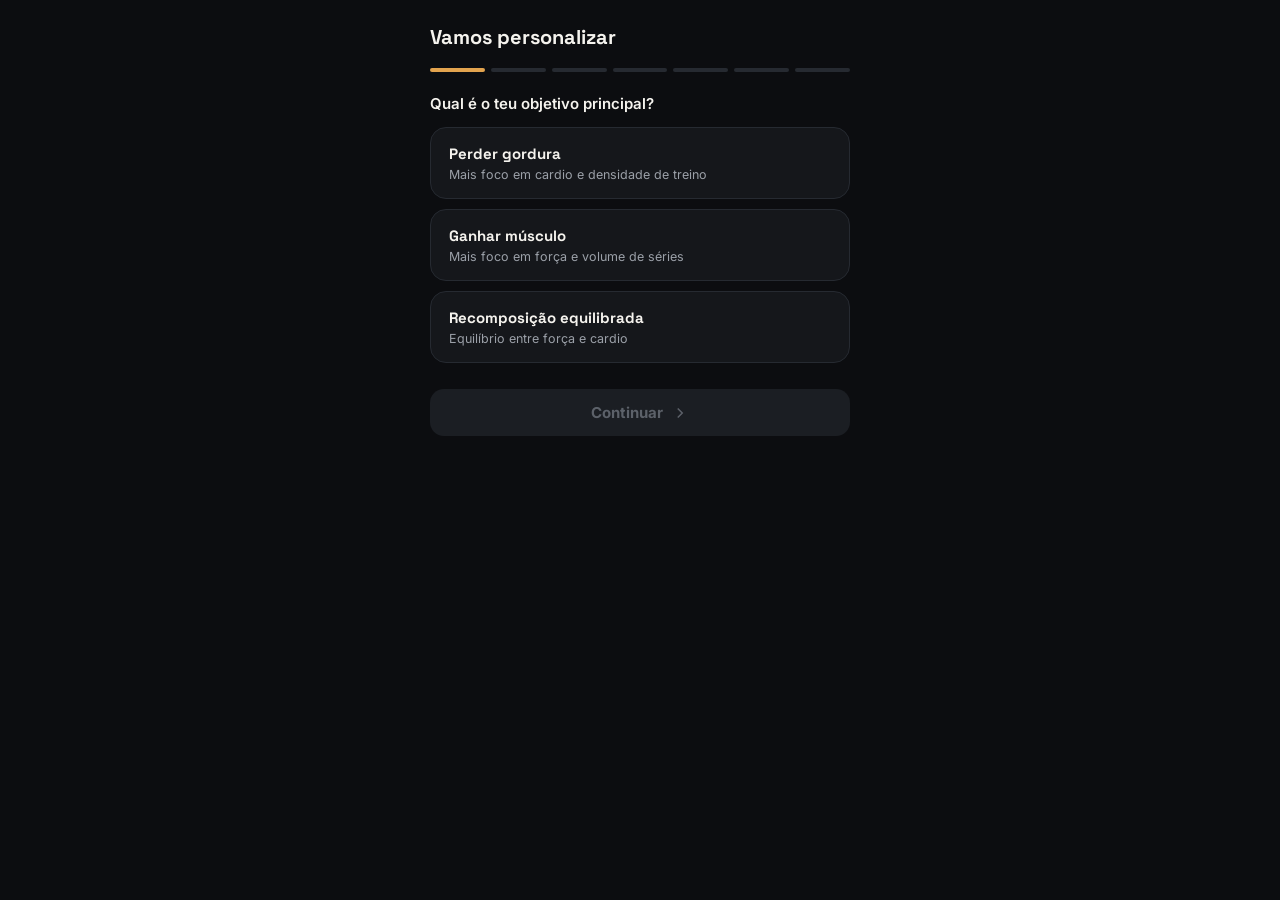
<file: index.html>
<!DOCTYPE html>
<html lang="pt">
<head>
<meta charset="UTF-8">
<meta name="viewport" content="width=device-width, initial-scale=1.0, viewport-fit=cover">
<title>Treino em Casa — 28 Dias</title>
<link rel="manifest" href="manifest.json">
<meta name="theme-color" content="#0C0D10">
<meta name="mobile-web-app-capable" content="yes">
<meta name="apple-mobile-web-app-capable" content="yes">
<meta name="apple-mobile-web-app-status-bar-style" content="black-translucent">
<meta name="apple-mobile-web-app-title" content="Treino 28D">
<link rel="apple-touch-icon" href="icon.svg">
<link rel="icon" href="icon.svg" type="image/svg+xml">
<style>
  @import url('https://fonts.googleapis.com/css2?family=Space+Grotesk:wght@500;700&family=Inter:wght@400;500;600;700&family=IBM+Plex+Mono:wght@600;700&display=swap');
  :root{
    --bg:#0C0D10; --surface:#15171B; --surfaceAlt:#1B1E23; --border:#262A31;
    --text:#F5F3EE; --textDim:#9BA0A8; --textFaint:#5C6169;
    --accent:#E3A34E; --accentSoft:rgba(227,163,78,0.15);
    --teal:#4FB0A5; --tealSoft:rgba(79,176,165,0.15);
    --coral:#E2685A; --coralSoft:rgba(226,104,90,0.14);
  }
  * { box-sizing: border-box; }
  html,body{ margin:0; padding:0; background:var(--bg); color:var(--text); font-family:'Inter',sans-serif; }
  #root{ max-width:460px; margin:0 auto; padding:20px 20px 40px; min-height:100vh; }
  h1,h2,h3{ font-family:'Space Grotesk',sans-serif; margin:0; }
  button{ font-family:inherit; cursor:pointer; }
  button:focus-visible, textarea:focus-visible, textarea:focus { outline:2px solid var(--accent); outline-offset:2px; }
  @media (prefers-reduced-motion: reduce){ * { transition:none !important; } }

  .topbar{ display:flex; align-items:center; gap:12px; padding:4px 0 18px; }
  .backbtn{ background:var(--surface); border:1px solid var(--border); border-radius:10px; width:36px; height:36px; display:flex; align-items:center; justify-content:center; color:var(--text); }
  .title{ font-size:20px; font-weight:700; }

  .progress-dots{ display:flex; gap:6px; margin-bottom:22px; }
  .progress-dots span{ height:4px; flex:1; border-radius:2px; background:var(--border); }
  .progress-dots span.on{ background:var(--accent); }

  .label{ font-size:15px; font-weight:600; margin-bottom:14px; }
  .label .muted{ color:var(--textFaint); font-weight:400; }

  .option{ text-align:left; width:100%; padding:16px 18px; border-radius:16px; margin-bottom:10px; background:var(--surface); border:1.5px solid var(--border); display:flex; flex-direction:column; gap:4px; color:var(--text); }
  .option.selected{ background:var(--accentSoft); border-color:var(--accent); }
  .option .t{ font-family:'Space Grotesk',sans-serif; font-weight:700; font-size:15px; }
  .option .d{ font-size:12.5px; color:var(--textDim); }

  .grid2{ display:grid; grid-template-columns:1fr 1fr; gap:10px; }
  .bigpick{ padding:18px 0; border-radius:16px; background:var(--surface); border:1.5px solid var(--border); color:var(--text); font-family:'Space Grotesk',sans-serif; font-size:20px; font-weight:700; text-align:center; }
  .bigpick.selected{ background:var(--accentSoft); border-color:var(--accent); }
  .bigpick small{ display:block; font-size:12px; color:var(--textDim); font-weight:500; margin-top:4px; font-family:'Inter',sans-serif; }

  .pill{ padding:10px 16px; border-radius:999px; background:var(--surface); border:1.5px solid var(--border); color:var(--text); font-size:13.5px; font-weight:600; margin:0 8px 8px 0; }
  .pill.selected{ background:var(--accentSoft); border-color:var(--accent); }
  .pillwrap{ display:flex; flex-wrap:wrap; }

  .yesno{ flex:1; padding:14px 0; border-radius:14px; background:var(--surface); border:1.5px solid var(--border); color:var(--text); font-weight:700; }
  .yesno.no.selected{ background:var(--accentSoft); border-color:var(--accent); }
  .yesno.yes.selected{ background:var(--coralSoft); border-color:var(--coral); }

  textarea{ width:100%; min-height:80px; border-radius:12px; padding:12px; background:var(--surface); border:1px solid var(--border); color:var(--text); font-family:'Inter',sans-serif; font-size:13.5px; }
  .numinput{ width:100%; padding:14px 12px; border-radius:12px; background:var(--surface); border:1.5px solid var(--border); color:var(--text); font-family:'Space Grotesk',sans-serif; font-size:18px; font-weight:700; text-align:center; }
  .numinput:focus-visible, .numinput:focus{ outline:2px solid var(--accent); outline-offset:2px; }
  .numinput::-webkit-outer-spin-button, .numinput::-webkit-inner-spin-button{ -webkit-appearance:none; margin:0; }
  .numinput{ -moz-appearance:textfield; }

  .notice{ display:flex; gap:8px; align-items:flex-start; margin-top:14px; padding:12px; border-radius:12px; background:var(--coralSoft); }
  .notice p{ font-size:12px; color:var(--textDim); margin:0; }

  .btn-primary{ display:flex; align-items:center; justify-content:center; gap:8px; width:100%; padding:14px 20px; border-radius:14px; border:none; background:var(--accent); color:#1A1204; font-weight:700; font-size:15px; }
  .btn-primary:disabled{ background:var(--surfaceAlt); color:var(--textFaint); cursor:not-allowed; }
  .btn-primary:active:not(:disabled){ transform:scale(0.98); }
  .btn-ghost{ display:flex; align-items:center; justify-content:center; gap:8px; width:100%; padding:12px 20px; border-radius:14px; background:transparent; border:1px solid var(--border); color:var(--textDim); font-weight:600; font-size:14px; }

  .card{ background:var(--surface); border:1px solid var(--border); border-radius:20px; padding:20px; margin-bottom:16px; }
  .weekmap{ display:flex; gap:6px; margin-bottom:20px; }
  .weekmap .d{ flex:1; text-align:center; padding:10px 4px; border-radius:12px; background:var(--surface); border:1.5px solid var(--border); }
  .weekmap .d.today{ background:var(--accentSoft); border-color:var(--accent); }
  .weekmap .d span{ font-size:10.5px; color:var(--textFaint); font-weight:700; }
  .weekmap .d.today span{ color:var(--accent); }

  .statmini{ display:flex; align-items:center; gap:6px; background:var(--surfaceAlt); padding:6px 10px; border-radius:10px; font-size:12px; color:var(--textDim); font-weight:600; text-transform:capitalize; }
  .statrow{ display:flex; gap:14px; margin-bottom:14px; }

  .chip{ display:inline-block; padding:4px 10px; border-radius:999px; font-size:11.5px; font-weight:600; background:var(--surfaceAlt); color:var(--textDim); border:1px solid var(--border); margin:0 6px 6px 0; }
  .chip.accent{ background:var(--accentSoft); color:var(--accent); border-color:transparent; }

  .exrow{ width:100%; text-align:left; display:flex; justify-content:space-between; align-items:center; background:var(--surface); border:1px solid var(--border); border-radius:14px; padding:14px 16px; margin-bottom:8px; color:var(--text); }
  .exrow .n{ font-weight:700; font-size:14.5px; }
  .exrow .v{ font-size:12px; color:var(--textDim); margin-top:2px; }
  .blocktitle{ font-size:12px; font-weight:700; letter-spacing:0.5px; text-transform:uppercase; margin-bottom:8px; }

  .modal-backdrop{ position:fixed; inset:0; background:rgba(0,0,0,0.6); display:flex; align-items:flex-end; justify-content:center; z-index:50; }
  .modal{ background:var(--bg); border-radius:24px 24px 0 0; max-width:460px; width:100%; max-height:88vh; overflow-y:auto; padding:20px; border:1px solid var(--border); border-bottom:none; }
  .modal-head{ display:flex; justify-content:space-between; align-items:center; margin-bottom:14px; }
  .modal-video{ border-radius:16px; overflow:hidden; margin-bottom:14px; background:#000; aspect-ratio:16/9; }
  .modal-video video, .modal-video iframe{ width:100%; height:100%; display:block; border:0; object-fit:contain; background:#000; }
  .yt-link{ display:inline-flex; align-items:center; gap:6px; font-size:12px; color:var(--teal); text-decoration:none; margin:-6px 0 14px; font-weight:600; }
  .yt-link:hover{ text-decoration:underline; }
  .statgrid{ display:flex; gap:10px; margin-bottom:14px; }
  .statgrid div{ flex:1; background:var(--surface); border-radius:12px; padding:12px; text-align:center; }
  .statgrid .num{ font-family:'IBM Plex Mono',monospace; font-weight:700; font-size:16px; }
  .statgrid .lb{ font-size:10.5px; color:var(--textFaint); }
  .minilabel{ font-size:11px; font-weight:700; letter-spacing:0.5px; text-transform:uppercase; color:var(--textFaint); margin:0 0 6px; }
  .infoblock{ margin-bottom:12px; }
  .infoblock p.body{ font-size:13px; color:var(--textDim); margin:0; line-height:1.5; }
  .close-x{ background:var(--surface); border:1px solid var(--border); border-radius:10px; width:32px; height:32px; color:var(--text); }
</style>
</head>
<body>
<div id="root"></div>
<script>
(function(){
  /* ============ JANELA DO CRONÓMETRO (popup sincronizado) ============ */
  const isPopup = /(^|[?&])popup=1(&|$)/.test(location.search);
  let bc = null;
  try { bc = ('BroadcastChannel' in window) ? new BroadcastChannel('caliscelcio-cronometro-v1') : null; } catch(e){ bc = null; }
  function popupUrl(){ return location.origin + location.pathname + '?popup=1'; }
  let popupState = null;

  /* ============ EXERCISE DATABASE ============ */
  const EXERCISES = {
    agachamento: { id:'agachamento', nome:'Agachamento livre', tipoVolume:'forca',
      musculosPrimarios:['Quadríceps','Glúteos'], musculosSecundarios:['Isquiotibiais','Core'],
      execucaoCorreta:'Pés à largura dos ombros. Desce como se te fosses sentar numa cadeira, joelhos alinhados com os pés, peito erguido.',
      execucaoIncorreta:'Joelhos a cair para dentro, calcanhares a levantar do chão, costas a arredondar.',
      errosComuns:['Joelhos para dentro','Perder a curva natural da coluna','Não descer o suficiente'],
      respiracao:'Inspira a descer, expira a subir.', youtubeId:'P-yaD24bUE8',
      alternativaFacil:'Agachamento apoiado numa cadeira (sentar e levantar)', alternativaDificil:'Agachamento com salto (squat jump)' },
    flexao: { id:'flexao', nome:'Flexão de braços', tipoVolume:'forca',
      musculosPrimarios:['Peitorais','Tríceps'], musculosSecundarios:['Ombros','Core'],
      execucaoCorreta:'Mãos um pouco mais largas que os ombros, corpo em linha reta da cabeça aos calcanhares, desce até o peito quase tocar o chão.',
      execucaoIncorreta:'Anca a cair ou a levantar, amplitude incompleta, cotovelos totalmente abertos a 90°.',
      errosComuns:['Anca a cair','Não descer o suficiente','Cotovelos muito abertos'],
      respiracao:'Inspira a descer, expira a empurrar para cima.', youtubeId:'mECzqUIDWfU',
      alternativaFacil:'Flexão com joelhos no chão ou apoiada numa mesa/parede', alternativaDificil:'Flexão com pés elevados num degrau' },
    prancha: { id:'prancha', nome:'Prancha', tipoVolume:'isometrico',
      musculosPrimarios:['Core'], musculosSecundarios:['Ombros','Glúteos'],
      execucaoCorreta:'Antebraços no chão sob os ombros, corpo em linha reta da cabeça aos calcanhares, abdómen contraído.',
      execucaoIncorreta:'Anca elevada em "V invertido" ou anca a cair, prender a respiração.',
      errosComuns:['Anca muito alta ou muito baixa','Prender a respiração','Pescoço tenso'],
      respiracao:'Respiração contínua e controlada, sem prender o ar.', youtubeId:'mwlp75MS6Rg',
      alternativaFacil:'Prancha com joelhos apoiados no chão', alternativaDificil:'Prancha com elevação alternada de perna ou braço' },
    ponteGluteos: { id:'ponteGluteos', nome:'Ponte de glúteos', tipoVolume:'forca',
      musculosPrimarios:['Glúteos'], musculosSecundarios:['Isquiotibiais','Core'],
      execucaoCorreta:'Deitado de costas, joelhos dobrados, pés apoiados. Eleva a anca contraindo os glúteos até ficar em linha reta dos ombros aos joelhos.',
      execucaoIncorreta:'Arquear demasiado a lombar, não contrair os glúteos no topo.',
      errosComuns:['Arquear a lombar','Usar mais as costas do que os glúteos'],
      respiracao:'Expira a subir a anca, inspira a descer.', youtubeId:'SKOMwg1JLrU',
      alternativaFacil:'Ponte com amplitude reduzida', alternativaDificil:'Ponte unilateral (uma perna elevada)' },
    avanco: { id:'avanco', nome:'Avanço (lunge)', tipoVolume:'forca',
      musculosPrimarios:['Quadríceps','Glúteos'], musculosSecundarios:['Isquiotibiais','Core'],
      execucaoCorreta:'Passo em frente, desce até ambos os joelhos formarem ~90°, joelho da frente alinhado com o tornozelo, tronco ereto.',
      execucaoIncorreta:'Joelho da frente a ultrapassar muito a ponta do pé, tronco a inclinar para a frente.',
      errosComuns:['Perder o equilíbrio','Joelho a cair para dentro'],
      respiracao:'Inspira a descer, expira a subir.', youtubeId:'B7VQJiVv3xw',
      alternativaFacil:'Avanço estático apoiado numa parede para equilíbrio', alternativaDificil:'Avanço com salto, alternando as pernas no ar' },
    mergulhoCadeira: { id:'mergulhoCadeira', nome:'Mergulho na cadeira', tipoVolume:'forca', equipamento:['cadeira'],
      musculosPrimarios:['Tríceps'], musculosSecundarios:['Ombros','Peitorais'],
      execucaoCorreta:'Mãos na borda da cadeira, desce dobrando os cotovelos até ~90°, cotovelos apontam para trás.',
      execucaoIncorreta:'Descer demasiado (stress no ombro), cotovelos muito abertos para os lados.',
      errosComuns:['Descer demasiado','Ombros a subir junto às orelhas'],
      respiracao:'Inspira a descer, expira a subir.', youtubeId:'gsXFaDBOppk',
      alternativaFacil:'Pernas mais dobradas, a suportar menos peso', alternativaDificil:'Pernas estendidas ou pés elevados noutra cadeira' },
    escalador: { id:'escalador', nome:'Escalador (mountain climber)', tipoVolume:'cardio',
      musculosPrimarios:['Core'], musculosSecundarios:['Ombros','Pernas'],
      execucaoCorreta:'Posição de prancha alta. Traz um joelho ao peito de cada vez, alternando rápido mas controlado.',
      execucaoIncorreta:'Anca a subir muito, movimento descontrolado.',
      errosComuns:['Anca muito alta','Perder a linha reta do corpo'],
      respiracao:'Respiração ritmada com o movimento.', youtubeId:'hq_0YlyfqGM',
      alternativaFacil:'Ritmo mais lento, sem correr', alternativaDificil:'Ritmo acelerado tipo sprint' },
    abdominalBicicleta: { id:'abdominalBicicleta', nome:'Abdominal bicicleta', tipoVolume:'forca',
      musculosPrimarios:['Core (oblíquos)'], musculosSecundarios:['Flexores da anca'],
      execucaoCorreta:'Deitado de costas, mãos atrás da cabeça, leva o cotovelo ao joelho oposto alternando, como pedalar.',
      execucaoIncorreta:'Puxar o pescoço com as mãos, movimento rápido demais sem controlo.',
      errosComuns:['Puxar o pescoço','Pernas a tocar no chão entre repetições'],
      respiracao:'Expira ao rodar o tronco, inspira a voltar ao centro.', youtubeId:'QtptPxZq4R8',
      alternativaFacil:'Movimento mais lento, sem levantar os ombros do chão', alternativaDificil:'Ritmo mais rápido com pausa isométrica a meio' },
    polichinelo: { id:'polichinelo', nome:'Polichinelo', tipoVolume:'cardio',
      musculosPrimarios:['Corpo inteiro (cardio)'], musculosSecundarios:['Ombros','Pernas'],
      execucaoCorreta:'Pés juntos e braços ao lado. Salta abrindo pernas e braços simultaneamente acima da cabeça, volta à posição inicial.',
      execucaoIncorreta:'Aterrar com as pernas travadas, sem dobrar levemente os joelhos.',
      errosComuns:['Aterrar com pernas rígidas'],
      respiracao:'Respiração ritmada com o movimento.', youtubeId:'aknTmegKiIg',
      alternativaFacil:'Versão sem salto (step-out lateral)', alternativaDificil:'Ritmo mais rápido' },
    gatocamelo: { id:'gatocamelo', nome:'Gato-camelo', tipoVolume:'mobilidade', volumeTexto:'8-10 movimentos completos',
      musculosPrimarios:['Coluna (mobilidade)'], musculosSecundarios:['Core'],
      execucaoCorreta:'De gatas, alterna entre arquear as costas para cima (gato) e para baixo (vaca), seguindo a respiração.',
      execucaoIncorreta:'Movimento muito rápido, sem seguir a respiração.',
      errosComuns:['Mover só a lombar em vez da coluna toda'],
      respiracao:'Inspira na posição vaca (costas para baixo), expira na posição gato (costas arqueadas).', youtubeId:'xyNwxiuERXc',
      alternativaFacil:'Amplitude reduzida', alternativaDificil:'Pausa de 2-3s em cada posição extrema' },
    alongamentoIsquios: { id:'alongamentoIsquios', nome:'Alongamento de isquiotibiais em pé', tipoVolume:'mobilidade', volumeTexto:'30s por perna',
      musculosPrimarios:['Isquiotibiais'], musculosSecundarios:['Lombar'],
      execucaoCorreta:'Em pé, perna à frente com o calcanhar no chão, inclina o tronco à frente a partir da anca mantendo as costas direitas.',
      execucaoIncorreta:'Arredondar as costas para chegar mais longe.',
      errosComuns:['Arredondar a coluna','Forçar demasiado o alongamento'],
      respiracao:'Respiração lenta e profunda durante o alongamento.', youtubeId:'9ESpoUPqpFw',
      alternativaFacil:'Joelho da perna da frente ligeiramente dobrado', alternativaDificil:'Perna elevada num degrau ou cadeira' },
    birdDog: { id:'birdDog', nome:'Bird dog', tipoVolume:'forca',
      musculosPrimarios:['Core','Lombar'], musculosSecundarios:['Glúteos','Ombros'],
      execucaoCorreta:'De gatas, estende um braço e a perna oposta em simultâneo mantendo a anca e os ombros nivelados.',
      execucaoIncorreta:'Rodar a anca ou os ombros, arquear a lombar.',
      errosComuns:['Rodar a anca','Ir demasiado rápido sem controlo'],
      respiracao:'Expira a estender braço/perna, inspira a voltar.', youtubeId:'ZdAHe9_HeEw',
      alternativaFacil:'Só o braço ou só a perna de cada vez', alternativaDificil:'Pausa de 3-5s na extensão' },
    agachamentoBulgaro: { id:'agachamentoBulgaro', nome:'Agachamento búlgaro', tipoVolume:'forca', equipamento:['sofa'],
      musculosPrimarios:['Quadríceps','Glúteos'], musculosSecundarios:['Isquiotibiais','Core'],
      execucaoCorreta:'Pé de trás apoiado no sofá, perna da frente afastada. Desce dobrando o joelho da frente até ~90°, tronco ligeiramente inclinado, joelho alinhado com o pé.',
      execucaoIncorreta:'Pé da frente demasiado perto do sofá, joelho a cair para dentro, perder o equilíbrio.',
      errosComuns:['Base curta demais','Joelho para dentro','Descer com as costas arqueadas'],
      respiracao:'Inspira a descer, expira a subir.', youtubeId:'2C-uNgKwPLE',
      alternativaFacil:'Menos amplitude ou apoiar uma mão na parede para equilíbrio', alternativaDificil:'Segurar uma mochila com peso junto ao peito' },
    remadaMochila: { id:'remadaMochila', nome:'Remada com mochila', tipoVolume:'forca', equipamento:['mochila'],
      musculosPrimarios:['Costas (dorsais)','Bíceps'], musculosSecundarios:['Ombros posteriores','Core'],
      execucaoCorreta:'Enche a mochila, inclina o tronco à frente com as costas direitas, puxa a mochila em direção ao abdómen apertando as omoplatas.',
      execucaoIncorreta:'Arredondar as costas, puxar só com os braços sem juntar as omoplatas, usar impulso.',
      errosComuns:['Costas arqueadas','Usar balanço em vez de força','Não apertar as omoplatas'],
      respiracao:'Expira a puxar, inspira a descer.', youtubeId:'i1insIGkHUc',
      alternativaFacil:'Mochila mais leve ou remada a um braço apoiando a outra mão no joelho', alternativaDificil:'Mochila mais pesada e pausa de 1s no topo' },
    puxadaToalha: { id:'puxadaToalha', nome:'Remada isométrica com toalha', tipoVolume:'isometrico', equipamento:['toalha'],
      musculosPrimarios:['Costas (dorsais)'], musculosSecundarios:['Bíceps','Ombros posteriores'],
      execucaoCorreta:'Inclinado à frente com as costas direitas, segura uma toalha esticada com as duas mãos e puxa para fora como se a rasgasses, apertando as omoplatas, e mantém a tensão.',
      execucaoIncorreta:'Arredondar as costas, prender a respiração, largar a tensão a meio.',
      errosComuns:['Perder a contração das omoplatas','Curvar a coluna','Prender a respiração'],
      respiracao:'Respiração contínua, sem prender o ar durante a tensão.', youtubeId:'syCQdMvAuT0',
      alternativaFacil:'Menos tensão na toalha e menos tempo', alternativaDificil:'Mais tempo sob tensão máxima' },
    elevacaoLateral: { id:'elevacaoLateral', nome:'Elevação lateral com garrafas', tipoVolume:'forca', equipamento:['garrafas'],
      musculosPrimarios:['Ombros (deltoide lateral)'], musculosSecundarios:['Trapézio'],
      execucaoCorreta:'Uma garrafa com água em cada mão, braços ao lado. Eleva-os até à altura dos ombros com os cotovelos ligeiramente dobrados, desce devagar.',
      execucaoIncorreta:'Subir acima dos ombros, usar impulso das costas, encolher os ombros.',
      errosComuns:['Usar balanço','Encolher os ombros para as orelhas','Subir demasiado alto'],
      respiracao:'Expira a subir, inspira a descer.', youtubeId:'nnH63icHYXY',
      alternativaFacil:'Garrafas mais pequenas ou menos cheias', alternativaDificil:'Garrafas maiores e descida bem lenta (3s)' },
    stepUp: { id:'stepUp', nome:'Subida ao degrau', tipoVolume:'forca', equipamento:['degrau'],
      musculosPrimarios:['Glúteos','Quadríceps'], musculosSecundarios:['Isquiotibiais','Core'],
      execucaoCorreta:'De frente para um degrau firme, sobe apoiando o pé todo e empurrando com o calcanhar, ergue o corpo até esticar a perna, desce controlado. Alterna as pernas.',
      execucaoIncorreta:'Impulsionar-se com a perna de baixo, deixar o joelho cair para dentro, usar um degrau instável.',
      errosComuns:['Empurrar com a perna de trás','Joelho para dentro','Descer sem controlo'],
      respiracao:'Expira a subir, inspira a descer.', youtubeId:'wGoKb6mPJzU',
      alternativaFacil:'Degrau mais baixo', alternativaDificil:'Degrau mais alto ou segurar uma mochila com peso' },
    wallSit: { id:'wallSit', nome:'Agachamento na parede', tipoVolume:'isometrico', equipamento:['parede'],
      musculosPrimarios:['Quadríceps'], musculosSecundarios:['Glúteos','Core'],
      execucaoCorreta:'Costas apoiadas na parede, desliza até as coxas ficarem paralelas ao chão, joelhos a 90° por cima dos tornozelos, e mantém a posição.',
      execucaoIncorreta:'Joelhos à frente da ponta dos pés, anca demasiado alta, prender a respiração.',
      errosComuns:['Não descer a 90°','Joelhos a passar os pés','Prender a respiração'],
      respiracao:'Respiração contínua e controlada durante a posição.', youtubeId:'y-wV4Venusw',
      alternativaFacil:'Descer menos (ângulo maior nos joelhos)', alternativaDificil:'Estender uma perna de cada vez ou aguentar mais tempo' },
    remadaInvertida: { id:'remadaInvertida', nome:'Remada invertida na mesa', tipoVolume:'forca', equipamento:['mesa'],
      musculosPrimarios:['Costas (dorsais)','Bíceps'], musculosSecundarios:['Ombros posteriores','Core'],
      execucaoCorreta:'Deita-te sob uma mesa bem resistente, agarra a borda com as mãos à largura dos ombros, corpo em linha reta, puxa o peito em direção à mesa apertando as omoplatas.',
      execucaoIncorreta:'Anca a cair, puxar só com os braços, amplitude curta.',
      errosComuns:['Usar uma mesa instável ou pouco resistente','Anca a cair','Não juntar as omoplatas'],
      respiracao:'Expira a puxar para cima, inspira a descer.', youtubeId:'6NTruShwwKk',
      alternativaFacil:'Joelhos dobrados com os pés no chão (menos peso)', alternativaDificil:'Pernas esticadas e pés elevados' },
    roscaBiceps: { id:'roscaBiceps', nome:'Rosca bíceps com elástico', tipoVolume:'forca', equipamento:['elastico'],
      musculosPrimarios:['Bíceps'], musculosSecundarios:['Antebraço'],
      execucaoCorreta:'Pisa o meio do elástico com os pés, segura as pontas com as palmas para a frente, cotovelos junto ao tronco. Dobra os cotovelos elevando as mãos até aos ombros, desce devagar.',
      execucaoIncorreta:'Mexer os cotovelos para a frente, usar impulso do tronco, largar a descida.',
      errosComuns:['Cotovelos a afastar do corpo','Balançar o tronco','Descida sem controlo'],
      respiracao:'Expira a subir, inspira a descer.', youtubeId:'RyWX9e7imhc',
      alternativaFacil:'Elástico com menos tensão (pisar com menos elástico)', alternativaDificil:'Encurta o elástico ou pausa de 1s no topo' },
    burpee: { id:'burpee', nome:'Burpee', tipoVolume:'cardio',
      musculosPrimarios:['Corpo inteiro (cardio)'], musculosSecundarios:['Peitorais','Quadríceps','Core'],
      execucaoCorreta:'Agacha, apoia as mãos no chão, salta os pés para trás até à prancha, faz (opcional) uma flexão, salta os pés de volta e salta para cima com os braços acima da cabeça.',
      execucaoIncorreta:'Anca a cair na prancha, aterrar com as pernas travadas, perder a linha do corpo por pressa.',
      errosComuns:['Anca a cair na prancha','Aterrar com pernas rígidas','Fazer rápido demais sem controlo'],
      respiracao:'Expira ao subir/saltar, inspira ao descer.', youtubeId:'qLBImHhCXSw',
      alternativaFacil:'Burpee sem salto e sem flexão (sobe e desce controlado)', alternativaDificil:'Burpee com flexão + salto mais alto' },
    agachamentoSalto: { id:'agachamentoSalto', nome:'Agachamento com salto', tipoVolume:'cardio',
      musculosPrimarios:['Quadríceps','Glúteos'], musculosSecundarios:['Panturrilhas','Core'],
      execucaoCorreta:'Agacha até as coxas ficarem quase paralelas ao chão e salta explosivamente para cima, aterrando suave com os joelhos ligeiramente dobrados.',
      execucaoIncorreta:'Aterrar com as pernas esticadas, joelhos a cair para dentro, não descer o suficiente.',
      errosComuns:['Aterragem dura','Joelhos para dentro','Amplitude curta'],
      respiracao:'Inspira a descer, expira a saltar.', youtubeId:'A-cFYWvaHr0',
      alternativaFacil:'Agachamento normal sem salto', alternativaDificil:'Salto mais alto com pausa curta no fundo' },
    joelhosAltos: { id:'joelhosAltos', nome:'Joelhos altos', tipoVolume:'cardio',
      musculosPrimarios:['Corpo inteiro (cardio)'], musculosSecundarios:['Flexores da anca','Panturrilhas','Core'],
      execucaoCorreta:'Corre no mesmo sítio elevando os joelhos até à altura da anca, tronco ereto e core ativo, aterrando na ponta dos pés.',
      execucaoIncorreta:'Curvar o tronco para trás, joelhos baixos, aterrar com os calcanhares.',
      errosComuns:['Joelhos demasiado baixos','Inclinar o tronco','Ritmo descontrolado'],
      respiracao:'Respiração ritmada com o movimento.', youtubeId:'WofWmk-4qU4',
      alternativaFacil:'Marcha no sítio elevando bem os joelhos (sem correr)', alternativaDificil:'Ritmo mais rápido tipo sprint' },
    patinador: { id:'patinador', nome:'Patinador (skater)', tipoVolume:'cardio',
      musculosPrimarios:['Glúteos','Quadríceps'], musculosSecundarios:['Adutores','Core','Panturrilhas'],
      execucaoCorreta:'Salta lateralmente de uma perna para a outra, aterrando suave sobre a perna de apoio com a outra a cruzar atrás, tronco ligeiramente inclinado à frente.',
      execucaoIncorreta:'Joelho da perna de apoio a cair para dentro, aterragem dura, perder o equilíbrio.',
      errosComuns:['Joelho para dentro na aterragem','Saltos sem controlo','Tronco muito ereto'],
      respiracao:'Respiração ritmada com o salto.', youtubeId:'AMFCdEFDkjg',
      alternativaFacil:'Passo lateral (step) sem salto', alternativaDificil:'Saltos laterais mais amplos e rápidos' },
    afundoSalto: { id:'afundoSalto', nome:'Afundo com salto', tipoVolume:'cardio',
      musculosPrimarios:['Quadríceps','Glúteos'], musculosSecundarios:['Isquiotibiais','Core','Panturrilhas'],
      execucaoCorreta:'Em posição de avanço, desce até ambos os joelhos a ~90° e salta trocando as pernas no ar, aterrando suave já na posição de avanço oposta.',
      execucaoIncorreta:'Joelho da frente a passar muito a ponta do pé, aterragem dura, tronco a inclinar demasiado.',
      errosComuns:['Aterragem sem controlo','Perder o equilíbrio','Joelho para dentro'],
      respiracao:'Inspira a descer, expira a saltar.', youtubeId:'oKajsQ0kvhU',
      alternativaFacil:'Avanço alternado sem salto', alternativaDificil:'Saltos mais altos e ritmo contínuo' },
    pranchaToque: { id:'pranchaToque', nome:'Prancha com toque no ombro', tipoVolume:'isometrico',
      musculosPrimarios:['Core'], musculosSecundarios:['Ombros','Peitorais'],
      execucaoCorreta:'Em prancha alta (mãos sob os ombros), toca com uma mão no ombro oposto alternando, mantendo a anca estável sem rodar.',
      execucaoIncorreta:'Anca a balançar de lado, anca a cair, mãos mal alinhadas com os ombros.',
      errosComuns:['Anca a rodar','Anca a cair','Ir rápido demais'],
      respiracao:'Respiração contínua e controlada, sem prender o ar.', youtubeId:'eT93C-xUZI8',
      alternativaFacil:'Prancha com joelhos no chão ou pés mais afastados', alternativaDificil:'Ritmo mais lento com pausa em cada toque' },
    escaladorCruzado: { id:'escaladorCruzado', nome:'Escalador cruzado', tipoVolume:'cardio',
      musculosPrimarios:['Core (oblíquos)'], musculosSecundarios:['Ombros','Pernas'],
      execucaoCorreta:'Posição de prancha alta. Leva o joelho em direção ao cotovelo oposto, alternando de forma controlada, mantendo a anca baixa.',
      execucaoIncorreta:'Anca a subir muito, movimento sem controlo, perder a linha do corpo.',
      errosComuns:['Anca muito alta','Movimento descontrolado','Ombros a sair da vertical'],
      respiracao:'Respiração ritmada com o movimento.', youtubeId:'1cwZ8VZvRjc',
      alternativaFacil:'Ritmo mais lento sem cruzar tanto', alternativaDificil:'Ritmo acelerado mantendo o controlo' },
  };

  /* Mapa id do exercício -> nome real do ficheiro de vídeo na pasta videos/
     (permite usar os nomes descritivos que já estão na pasta, sem renomear) */
  const VIDEO_MAP = {
    agachamento:'Agachamento livre.mp4',
    flexao:'Flexão de braços.mp4',
    prancha:'Prancha.mp4',
    ponteGluteos:'Ponte de glúteos.mp4',
    avanco:'Avanço (lunge).mp4',
    mergulhoCadeira:'Mergulho na cadeira (cadeira).mp4',
    escalador:'Escalador (mountain climber).mp4',
    abdominalBicicleta:'Abdominal Bicicleta.mp4',
    polichinelo:'Polichinelo (aquecimentofinisher).mp4',
    gatocamelo:'Gato-camelo (mobilidadealongamento).mp4',
    alongamentoIsquios:'Alongamento isquiotibiais em pé.mp4',
    birdDog:'Bird dog.mp4',
    agachamentoBulgaro:'Agachamento búlgaro (sofá).mp4',
    remadaMochila:'Remada com mochila (mochila).mp4',
    puxadaToalha:'Remada isométrica com toalha (toalha).mp4',
    elevacaoLateral:'Elevação lateral com garrafas (garrafas).mp4',
    stepUp:'Subida ao degrau (degrau).mp4',
    wallSit:'Agachamento na parede (parede).mp4',
    remadaInvertida:'Remada invertida na mesa.mp4',
    roscaBiceps:'Rosca bíceps com elástico (elástico).mp4',
    burpee:'Burpee.mp4',
    agachamentoSalto:'Agachamento com salto.mp4',
    joelhosAltos:'Joelhos altos.mp4',
    patinador:'Patinador (skater).mp4',
    afundoSalto:'Afundo com salto.mp4',
    pranchaToque:'Prancha com toque no ombro.mp4',
    escaladorCruzado:'Escalador cruzado.mp4',
  };

  /* Progressão das 4 semanas do programa de 28 dias (circuito por tempo, emagrecimento) */
  const PROGRESSAO_SEMANA = {
    1:{ nome:'Adaptação', trabalho:40, descanso:20, voltas:2 },
    2:{ nome:'Intensificação', trabalho:45, descanso:15, voltas:3 },
    3:{ nome:'Pico', trabalho:50, descanso:10, voltas:4 },
    4:{ nome:'Consolidação', trabalho:45, descanso:15, voltas:3 },
  };
  /* Quais dos 7 dias de cada semana são de treino (o resto é descanso) */
  const PADRAO_DIAS = {
    3:[true,false,true,false,true,false,false],
    4:[true,true,false,true,true,false,false],
    5:[true,true,false,true,true,true,false],
  };
  function ajusteNivel(base, nivel){
    if (nivel === 'iniciante') return Object.assign({}, base, { descanso: base.descanso+5 });
    if (nivel === 'avancado') return Object.assign({}, base, { descanso: Math.max(5, base.descanso-5), voltas: base.voltas+1 });
    return Object.assign({}, base);
  }
  function ajusteTempo(base, tempo){
    const map = {20:-1,30:0,40:0,45:1};
    return Object.assign({}, base, { voltas: Math.max(1, base.voltas + (map[tempo]||0)) });
  }
  function rotateArr(arr, n){ if(!arr.length) return arr; const i = n % arr.length; return [...arr.slice(i), ...arr.slice(0,i)]; }
  // Exercícios opcionais (secundários) que só entram se o equipamento estiver disponível
  const ACESSORIOS_POR_EQUIP = {
    cadeira:['mergulhoCadeira'], sofa:['agachamentoBulgaro'], mochila:['remadaMochila'],
    toalha:['puxadaToalha'], garrafas:['elevacaoLateral'], degrau:['stepUp'],
    parede:['wallSit'], mesa:['remadaInvertida'], elastico:['roscaBiceps'],
  };
  // Volume mostrado por exercício dentro do circuito (texto)
  function volTexto(ex, dia, tipoBloco){
    if (ex.tipoVolume === 'mobilidade') return ex.volumeTexto;
    if (tipoBloco === 'aquecimento') return '~30-45s';
    return dia.trabalho + 's trabalho · ' + dia.descanso + 's descanso';
  }
  /* ============ EXERCÍCIOS PERSONALIZADOS (adicionados pelo utilizador) ============
     Entram na rotação do gerador de plano (gerarPlano) tal como os exercícios da base de dados —
     assim herdam automaticamente o tempo/descanso/voltas já calculados para o nível do utilizador,
     sem precisar de nenhuma lógica de volume à parte. */
  const POOL_LABELS = { principal:'Parte principal', core:'Core', finisher:'Finisher cardio', aquecimento:'Aquecimento' };
  const TIPOVOLUME_LABELS = { forca:'Força', isometrico:'Isométrico', cardio:'Cardio' };
  function exercicioParaEXERCISES(ex){
    return {
      id: ex.id, nome: ex.nome, tipoVolume: ex.tipoVolume, custom:true, equipamento: (ex.equipamento&&ex.equipamento.length)?ex.equipamento:undefined,
      musculosPrimarios:['Personalizado'], musculosSecundarios:[],
      execucaoCorreta:'Exercício adicionado por ti — segue a tua própria técnica ou uma referência de confiança.',
      execucaoIncorreta:'Presta atenção à postura e evita compensações ou perda de controlo do movimento.',
      errosComuns:[], respiracao:'Respira de forma controlada, sem prender o ar.',
      youtubeId:null,
      alternativaFacil:'Reduz a amplitude, o ritmo ou o tempo sob tensão.',
      alternativaDificil:'Aumenta a amplitude, o ritmo, ou junta uma pausa isométrica no ponto mais difícil.',
    };
  }
  function aplicarExerciciosPersonalizados(){
    (state.exerciciosPersonalizados||[]).forEach(function(ex){ EXERCISES[ex.id] = exercicioParaEXERCISES(ex); });
  }
  function poolsPersonalizados(perfil){
    const p = { principal:[], core:[], finisher:[], aquecimento:[] };
    (state.exerciciosPersonalizados||[]).forEach(function(ex){
      const okEquip = !ex.equipamento || !ex.equipamento.length || ex.equipamento.some(function(eq){ return perfil.equipamento.indexOf(eq) !== -1; });
      if (okEquip && p[ex.pool]) p[ex.pool].push(ex.id);
    });
    return p;
  }
  function gerarPlano(perfil){
    const custom = poolsPersonalizados(perfil);
    const principalPool = ['agachamento','flexao','avanco','ponteGluteos','burpee','agachamentoSalto','patinador','afundoSalto','escalador','pranchaToque'].concat(custom.principal);
    const finisherPool  = ['polichinelo','joelhosAltos','escaladorCruzado','agachamentoSalto','burpee'].concat(custom.finisher);
    const corePool      = ['prancha','abdominalBicicleta','birdDog'].concat(custom.core);
    const aquecimentoPool = ['polichinelo','gatocamelo'].concat(custom.aquecimento);
    const acessorioPool = [];
    perfil.equipamento.forEach(eq => { if (ACESSORIOS_POR_EQUIP[eq]) acessorioPool.push.apply(acessorioPool, ACESSORIOS_POR_EQUIP[eq]); });
    const padrao = PADRAO_DIAS[perfil.dias] || PADRAO_DIAS[4];
    const nPrincipal = perfil.tempo <= 20 ? 4 : 5;
    const dias = [];
    let treinoIdx = 0;
    for (let d = 0; d < 28; d++){
      const semana = Math.floor(d/7) + 1;
      const pos = d % 7;
      const numero = d + 1;
      if (!padrao[pos]) { dias.push({ numero, semana, tipo:'descanso' }); continue; }
      const base = PROGRESSAO_SEMANA[semana];
      const vol = ajusteTempo(ajusteNivel(base, perfil.nivel), perfil.tempo);
      const principal = rotateArr(principalPool, treinoIdx).slice(0, nPrincipal);
      const finisher = rotateArr(finisherPool, treinoIdx).filter(x => !principal.includes(x)).slice(0,1);
      dias.push({
        numero, semana, tipo:'treino', faseNome: base.nome,
        trabalho: vol.trabalho, descanso: vol.descanso, voltas: vol.voltas,
        aquecimento: rotateArr(aquecimentoPool, treinoIdx).slice(0,2),
        principal: principal,
        acessorios: acessorioPool.length ? rotateArr(acessorioPool, treinoIdx).slice(0,1) : [],
        finisher: finisher,
        core: rotateArr(corePool, treinoIdx).slice(0,2),
        alongamento:['alongamentoIsquios','gatocamelo'],
      });
      treinoIdx++;
    }
    return dias;
  }

  const OBJETIVOS = [
    {id:'perderGordura', label:'Perder gordura', desc:'Mais foco em cardio e densidade de treino'},
    {id:'ganharMusculo', label:'Ganhar músculo', desc:'Mais foco em força e volume de séries'},
    {id:'recomposicao', label:'Recomposição equilibrada', desc:'Equilíbrio entre força e cardio'},
  ];
  const NIVEIS = [
    {id:'iniciante', label:'Iniciante', desc:'Pouca ou nenhuma experiência com treino'},
    {id:'intermedio', label:'Intermédio', desc:'Treinas há alguns meses com regularidade'},
    {id:'avancado', label:'Avançado', desc:'Treinas há anos, boa técnica e resistência'},
  ];
  const DIAS_OPCOES = [3,4,5];
  const TEMPO_OPCOES = [20,30,40,45];
  const EQUIPAMENTO_OPCOES = [
    {id:'cadeira',label:'Cadeira'},{id:'sofa',label:'Sofá'},{id:'mochila',label:'Mochila'},
    {id:'toalha',label:'Toalha'},{id:'garrafas',label:'Garrafas com água'},{id:'degrau',label:'Degrau'},
    {id:'parede',label:'Parede'},{id:'mesa',label:'Mesa resistente'},{id:'elastico',label:'Elástico'},
  ];

  /* ============ ALIMENTAÇÃO (base de alimentos comuns em Angola) ============ */
  const ALIMENTOS = {
    proteina: { titulo:'Proteínas', sub:'constroem e mantêm o músculo, saciam', cor:'var(--accent)', itens:[
      {n:'Peixe fresco (carapau, cachucho, garoupa, corvina)', t:'grelhado ou cozido em vez de frito'},
      {n:'Peixe seco / carapau seco', t:'boa proteína — demolha antes para tirar sal'},
      {n:'Frango', t:'sem pele para menos gordura; grelhado ou estufado'},
      {n:'Ovos', t:'baratos e completos; cozidos ou mexidos com pouco óleo'},
      {n:'Feijão', t:'proteína + fibra; enche e sustenta bem'},
      {n:'Carne magra', t:'com moderação; retira a gordura visível'},
      {n:'Mancarra (amendoim)', t:'proteína e gordura boa, mas calórica — só um punhado'},
    ]},
    hidratos: { titulo:'Hidratos (energia)', sub:'dão energia — controla a porção', cor:'var(--teal)', itens:[
      {n:'Funge (milho ou bombó/mandioca)', t:'porção do tamanho do teu punho, não o prato cheio'},
      {n:'Batata-doce', t:'ótima escolha; sacia e tem fibra'},
      {n:'Banana-pão', t:'cozida melhor que frita'},
      {n:'Mandioca / bombó', t:'energética — porção controlada'},
      {n:'Arroz', t:'de preferência acompanhado de feijão e legumes'},
      {n:'Pão', t:'melhor de manhã; não em todas as refeições'},
    ]},
    gordura: { titulo:'Gorduras', sub:'necessárias, mas muito calóricas', cor:'var(--coral)', itens:[
      {n:'Óleo de palma (dendém)', t:'saboroso mas muito calórico — usa pouco'},
      {n:'Óleo vegetal', t:'medir com a colher, não deitar "a olho"'},
      {n:'Abacate', t:'gordura boa; meia peça chega'},
      {n:'Coco / óleo de coco', t:'com conta; é denso em calorias'},
    ]},
    vegetais: { titulo:'Vegetais e folhas', sub:'enchem o prato com poucas calorias', cor:'var(--teal)', itens:[
      {n:'Folhas verdes (kizaca/folha de mandioca, couve, espinafre)', t:'metade do prato'},
      {n:'Quiabo', t:'fibra e volume, poucas calorias'},
      {n:'Tomate, cebola, cenoura, pepino', t:'em saladas e molhos'},
      {n:'Jindungo (com moderação)', t:'dá sabor sem calorias'},
    ]},
    fruta: { titulo:'Fruta', sub:'doce natural, com fibra', cor:'var(--accent)', itens:[
      {n:'Banana', t:'boa antes do treino'},
      {n:'Manga, papaia (mamão), ananás', t:'1 porção por vez'},
      {n:'Laranja, goiaba, maracujá', t:'preferir a fruta inteira em vez de sumo'},
    ]},
  };

  const NUTRI = {
    perderGordura: {
      titulo:'Comer para perder gordura',
      intro:'A ideia é comer um pouco menos do que gastas, sem passar fome — mantendo a proteína alta para não perderes músculo enquanto treinas.',
      regras:[
        'Põe proteína em todas as refeições (peixe, frango, ovos ou feijão) — sacia e protege o músculo.',
        'Enche metade do prato com folhas/legumes; controla a porção de funge/arroz (tamanho do punho).',
        'Usa pouco óleo de palma e evita fritos — grelha, coze ou estufa.',
        'Bebe água ao longo do dia; corta refrigerantes, sumos açucarados e cerveja.',
        'Come devagar e evita repetir o prato — espera antes de te servires outra vez.',
      ],
      prato:'Metade do prato: folhas e legumes. Um quarto: proteína (peixe/frango/feijão). Um quarto: hidratos numa porção controlada (funge, batata-doce ou arroz). Pouco óleo.',
      trocas:[
        ['Refrigerante / sumo de pacote','Água, água com limão ou chá sem açúcar'],
        ['Peixe/frango frito','Grelhado, cozido ou estufado'],
        ['Prato cheio de funge','Porção do punho + mais folhas e legumes'],
        ['Pão em todas as refeições','Pão só ao pequeno-almoço'],
        ['Petiscos fritos à noite','Fruta ou um punhado de mancarra'],
      ],
    },
    ganharMusculo: {
      titulo:'Comer para ganhar músculo',
      intro:'Para construir músculo precisas de proteína suficiente e energia que chegue — mas de comida de qualidade, não de fritos e açúcar.',
      regras:[
        'Proteína em todas as refeições e também depois do treino (ovos, peixe, frango, feijão).',
        'Não tenhas medo dos hidratos bons (funge, batata-doce, arroz, banana) — são o combustível do treino.',
        'Acrescenta calorias com qualidade: mancarra, ovos, abacate, feijão.',
        'Come com regularidade ao longo do dia, sem saltar refeições.',
        'Água suficiente e bom sono — o músculo cresce no descanso.',
      ],
      prato:'Um terço de proteína (peixe/frango/ovos/feijão), um terço de hidratos (funge, batata-doce ou arroz), um terço de legumes. Fruta e mancarra entre refeições.',
      trocas:[
        ['Saltar refeições','Comer de 3 em 3 horas mais ou menos'],
        ['Só hidratos no prato','Juntar sempre uma fonte de proteína'],
        ['Doces e fritos para "encher"','Ovos, feijão, mancarra, abacate'],
      ],
    },
    recomposicao: {
      titulo:'Comer para recomposição (perder gordura e ganhar músculo)',
      intro:'Aqui procuras o equilíbrio: proteína alta sempre, energia moderada — perder gordura devagar enquanto ganhas ou manténs músculo.',
      regras:[
        'Prioridade nº1: proteína em todas as refeições.',
        'Legumes/folhas em abundância; hidratos em porção moderada (mais nos dias de treino).',
        'Gorduras com conta (pouco óleo de palma, fritos raros).',
        'Água em vez de bebidas açucaradas; álcool só ocasional.',
        'Regista o peso ~1x por semana e ajusta as porções conforme a evolução.',
      ],
      prato:'Metade legumes/folhas, um quarto proteína, um quarto hidratos. Um pouco mais de hidratos nos dias de treino, menos nos dias de descanso.',
      trocas:[
        ['Bebidas açucaradas','Água ou chá sem açúcar'],
        ['Fritos','Grelhados, cozidos ou estufados'],
        ['Porção grande de funge todos os dias','Ajustar a porção ao dia (treino vs descanso)'],
      ],
    },
  };

  /* ============ STORAGE (usa window.storage aqui no protótipo; cai para localStorage se hospedares isto fora do Claude) ============ */
  const storage = {
    async get(key){
      if (window.storage) { try { const r = await window.storage.get(key, false); return r ? r.value : null; } catch(e){ return null; } }
      return localStorage.getItem(key);
    },
    async set(key, value){
      if (window.storage) { try { await window.storage.set(key, value, false); return; } catch(e){} }
      localStorage.setItem(key, value);
    },
    async remove(key){
      if (window.storage) { try { await window.storage.delete(key, false); return; } catch(e){} }
      localStorage.removeItem(key);
    }
  };

  /* ============ STATE ============ */
  let state = {
    screen: 'loading',
    perfil: null, programa: null, progresso: { diaIndex:0, concluidos: [], dataInicio:null },
    pesoHistorico: [],
    obStep: 0,
    respostas: { objetivo:null, nivel:null, dias:null, tempo:null, equipamento:[], limitacoes:null, limitacoesTexto:'', pesoAtual:null, pesoAlvo:null },
    exercicioAberto: null,
    timerCfg: { mode:'personalizado', trabalho:40, descanso:20, series:8, prep:10, exerciciosTexto:'' },
    timerPrefs: { somFase:true, contagem3s:true, voz:true, vibracao:true },
    timer: null,
    exerciciosPersonalizados: [],
    novoExercicio: { nome:'', tipoVolume:'forca', pool:'principal', equipamento:[] },
  };
  function setState(patch){ state = Object.assign({}, state, patch); render(); }

  async function init(){
    try {
      const p = await storage.get('perfil');
      const pr = await storage.get('programa');
      const prog = await storage.get('progresso');
      const ph = await storage.get('pesoHistorico');
      const tc = await storage.get('timerCfg');
      const tp = await storage.get('timerPrefs');
      const ep = await storage.get('exerciciosPersonalizados');
      if (tc) { try { state.timerCfg = Object.assign({}, state.timerCfg, JSON.parse(tc)); } catch(e){} }
      if (tp) { try { state.timerPrefs = Object.assign({}, state.timerPrefs, JSON.parse(tp)); } catch(e){} }
      if (ep) { try { state.exerciciosPersonalizados = JSON.parse(ep) || []; } catch(e){} }
      aplicarExerciciosPersonalizados();
      if (p) {
        state.perfil = JSON.parse(p);
        if (ph) state.pesoHistorico = JSON.parse(ph);
        const programa = pr ? JSON.parse(pr) : null;
        if (programa && programa.length === 28) {
          state.programa = programa;
          if (prog) { const g = JSON.parse(prog); state.progresso = { diaIndex: g.diaIndex||0, concluidos: g.concluidos||[], dataInicio: g.dataInicio||null }; }
        } else {
          // utilizador antigo (formato pré-28-dias): regenera o programa, mantém o peso
          state.programa = gerarPlano(state.perfil);
          state.progresso = { diaIndex:0, concluidos:[], dataInicio: new Date().toISOString() };
          await salvarTudo();
        }
        state.screen = 'dashboard';
      } else {
        state.screen = 'onboarding';
      }
    } catch(e) { state.screen = 'onboarding'; }
    render();
  }

  async function salvarTudo(){
    await storage.set('perfil', JSON.stringify(state.perfil));
    await storage.set('programa', JSON.stringify(state.programa));
    await storage.set('progresso', JSON.stringify(state.progresso));
    await storage.set('pesoHistorico', JSON.stringify(state.pesoHistorico));
  }

  /* Dia atual do programa (0..27) e objeto correspondente */
  function diaAtualIndex(){ return Math.min(state.progresso.diaIndex, 27); }
  function diaAtualObj(){ return state.programa[diaAtualIndex()]; }
  function programaConcluido(){ return state.progresso.diaIndex >= 28; }

  /* ============ ICONS (inline SVG, minimal) ============ */
  const ICON = {
    back: '<svg width="18" height="18" viewBox="0 0 24 24" fill="none" stroke="currentColor" stroke-width="2"><path d="M15 18l-6-6 6-6"/></svg>',
    check: '<svg width="16" height="16" viewBox="0 0 24 24" fill="none" stroke="currentColor" stroke-width="2.5"><path d="M20 6L9 17l-5-5"/></svg>',
    play: '<svg width="18" height="18" viewBox="0 0 24 24" fill="currentColor"><path d="M8 5v14l11-7z"/></svg>',
    chevron: '<svg width="18" height="18" viewBox="0 0 24 24" fill="none" stroke="currentColor" stroke-width="2"><path d="M9 18l6-6-6-6"/></svg>',
    info: '<svg width="16" height="16" viewBox="0 0 24 24" fill="none" stroke="currentColor" stroke-width="2"><circle cx="12" cy="12" r="10"/><path d="M12 16v-4M12 8h.01"/></svg>',
    x: '<svg width="16" height="16" viewBox="0 0 24 24" fill="none" stroke="currentColor" stroke-width="2"><path d="M18 6L6 18M6 6l12 12"/></svg>',
    clock: '<svg width="13" height="13" viewBox="0 0 24 24" fill="none" stroke="currentColor" stroke-width="2"><circle cx="12" cy="12" r="10"/><path d="M12 6v6l4 2"/></svg>',
    flame: '<svg width="13" height="13" viewBox="0 0 24 24" fill="currentColor"><path d="M12 2s-5 5.5-5 10a5 5 0 0010 0c0-1-.3-2-.9-3 .1 1.6-1 2.5-1 2.5.3-2.5-1.5-4-1.5-4S12 9 12 2z"/></svg>',
    dumbbell: '<svg width="13" height="13" viewBox="0 0 24 24" fill="none" stroke="currentColor" stroke-width="2"><path d="M6 7v10M18 7v10M2 10v4M22 10v4M6 12h12"/></svg>',
    leaf: '<svg width="18" height="18" viewBox="0 0 24 24" fill="none" stroke="currentColor" stroke-width="2"><path d="M11 20A7 7 0 0 1 9.8 6.1C15.5 5 17 4.48 19 2c1 2 2 4.18 2 8 0 5.5-4.78 10-10 10Z"/><path d="M2 21c0-3 1.85-5.36 5.08-6"/></svg>',
    pause: '<svg width="18" height="18" viewBox="0 0 24 24" fill="currentColor"><rect x="6" y="5" width="4" height="14" rx="1"/><rect x="14" y="5" width="4" height="14" rx="1"/></svg>',
    external: '<svg width="16" height="16" viewBox="0 0 24 24" fill="none" stroke="currentColor" stroke-width="2"><path d="M18 13v6a2 2 0 01-2 2H5a2 2 0 01-2-2V8a2 2 0 012-2h6"/><path d="M15 3h6v6"/><path d="M10 14L21 3"/></svg>',
    plus: '<svg width="16" height="16" viewBox="0 0 24 24" fill="none" stroke="currentColor" stroke-width="2.5"><path d="M12 5v14M5 12h14"/></svg>',
    trash: '<svg width="15" height="15" viewBox="0 0 24 24" fill="none" stroke="currentColor" stroke-width="2"><path d="M3 6h18M8 6V4a2 2 0 012-2h4a2 2 0 012 2v2m3 0-1 14a2 2 0 01-2 2H7a2 2 0 01-2-2L4 6"/></svg>',
  };

  /* ============ CRONÓMETRO ============ */
  const timerEngine = { intervalId:null, audioCtx:null, wakeLock:null };

  function beep(freq, duration, vol){
    try {
      if (!timerEngine.audioCtx) timerEngine.audioCtx = new (window.AudioContext||window.webkitAudioContext)();
      const ctx = timerEngine.audioCtx;
      if (ctx.state === 'suspended') ctx.resume();
      const osc = ctx.createOscillator(), gain = ctx.createGain();
      osc.frequency.value = freq; osc.type = 'sine';
      osc.connect(gain); gain.connect(ctx.destination);
      const now = ctx.currentTime;
      gain.gain.setValueAtTime(0.0001, now);
      gain.gain.linearRampToValueAtTime(vol||0.3, now+0.015);
      gain.gain.linearRampToValueAtTime(0.0001, now+duration);
      osc.start(now); osc.stop(now+duration+0.03);
    } catch(e){}
  }
  function vibrar(pattern){ try { if (navigator.vibrate) navigator.vibrate(pattern); } catch(e){} }
  function falar(texto){
    try {
      if (!('speechSynthesis' in window)) return;
      speechSynthesis.cancel();
      const u = new SpeechSynthesisUtterance(texto);
      u.lang = 'pt-PT'; u.rate = 1.03;
      speechSynthesis.speak(u);
    } catch(e){}
  }
  function requestWakeLock(){
    try {
      if ('wakeLock' in navigator) {
        navigator.wakeLock.request('screen').then(function(wl){ timerEngine.wakeLock = wl; }).catch(function(){});
      }
    } catch(e){}
  }
  function releaseWakeLock(){
    try { if (timerEngine.wakeLock) { timerEngine.wakeLock.release(); timerEngine.wakeLock = null; } } catch(e){}
  }
  document.addEventListener('visibilitychange', function(){
    if (document.visibilityState === 'visible' && state.timer && state.timer.running && state.timer.mode !== undefined) requestWakeLock();
  });

  function fmtTime(totalSeconds){
    const s = Math.max(0, Math.round(totalSeconds));
    const m = Math.floor(s/60), r = s%60;
    return String(m).padStart(2,'0')+':'+String(r).padStart(2,'0');
  }

  /* Constrói a sequência de fases do cronómetro guiado a partir do dia atual do programa (aquece, circuitos com voltas, core, alongamento) */
  function buildGuidedPhases(dia){
    const phases = [];
    phases.push({ kind:'prep', label:'Prepara-te', duracao:10, round:0, totalRounds:0, bloco:'Aquecimento' });
    (dia.aquecimento||[]).forEach((exId, i) => {
      phases.push({ kind:'trabalho', label:EXERCISES[exId].nome, duracao:40, round:1, totalRounds:1, exId, bloco:'Aquecimento' });
      if (i < dia.aquecimento.length-1) phases.push({ kind:'descanso', label:'Transição', duracao:10, round:1, totalRounds:1, bloco:'Aquecimento' });
    });
    function addCircuito(lista, blocoNome, voltas){
      if (!lista || !lista.length) return;
      for (let r=1; r<=voltas; r++){
        lista.forEach((exId) => {
          phases.push({ kind:'trabalho', label:EXERCISES[exId].nome, duracao:dia.trabalho, round:r, totalRounds:voltas, exId, bloco:blocoNome });
          phases.push({ kind:'descanso', label:'Descanso', duracao:dia.descanso, round:r, totalRounds:voltas, bloco:blocoNome });
        });
      }
    }
    addCircuito(dia.principal, 'Parte principal', dia.voltas);
    addCircuito(dia.acessorios, 'Acessórios', dia.voltas);
    addCircuito(dia.finisher, 'Finisher cardio', dia.voltas);
    addCircuito(dia.core, 'Core', 1);
    (dia.alongamento||[]).forEach((exId, i) => {
      phases.push({ kind:'trabalho', label:EXERCISES[exId].nome, duracao:30, round:1, totalRounds:1, exId, bloco:'Alongamento' });
      if (i < dia.alongamento.length-1) phases.push({ kind:'descanso', label:'Transição', duracao:5, round:1, totalRounds:1, bloco:'Alongamento' });
    });
    while (phases.length && phases[phases.length-1].kind === 'descanso') phases.pop();
    return phases;
  }

  /* Recomendações de tempo/descanso/séries do cronómetro avulso por nível (mesma lógica de progressão usada no programa de 28 dias:
     iniciante = mais descanso e menos séries; avançado = menos descanso e mais séries). */
  const TIMER_NIVEL_DEFAULTS = {
    iniciante:  { trabalho:30, descanso:25, series:6,  prep:15 },
    intermedio: { trabalho:40, descanso:20, series:8,  prep:10 },
    avancado:   { trabalho:45, descanso:15, series:10, prep:10 },
  };
  function nivelAtual(){ return (state.perfil && state.perfil.nivel) || 'intermedio'; }
  function nivelLabel(niv){ return niv==='iniciante' ? 'Iniciante' : (niv==='avancado' ? 'Avançado' : 'Intermédio'); }

  /* Constrói a sequência de fases dos modos personalizado/tabata */
  function buildCustomPhases(cfg){
    const trabalho = cfg.mode === 'tabata' ? 20 : Math.max(5, cfg.trabalho||40);
    const descanso = cfg.mode === 'tabata' ? 10 : Math.max(0, cfg.descanso||0);
    const series = cfg.mode === 'tabata' ? 8 : Math.max(1, cfg.series||1);
    const exList = (cfg.exerciciosTexto||'').split('\n').map(function(s){ return s.trim(); }).filter(Boolean);
    const phases = [];
    const prep = Math.max(0, cfg.prep||0);
    if (prep > 0) phases.push({ kind:'prep', label:'Prepara-te', duracao:prep, round:0, totalRounds:series, bloco:'Cronómetro' });
    for (let r=1; r<=series; r++){
      const label = exList.length ? exList[(r-1) % exList.length] : ('Série '+r);
      phases.push({ kind:'trabalho', label:label, duracao:trabalho, round:r, totalRounds:series, bloco:'Cronómetro' });
      if (r < series) phases.push({ kind:'descanso', label:'Descanso', duracao:descanso, round:r, totalRounds:series, bloco:'Cronómetro' });
    }
    return phases;
  }

  function onPhaseChange(ph, isFinish){
    const prefs = state.timerPrefs;
    if (isFinish) {
      if (prefs.somFase) { beep(660,0.15,0.35); setTimeout(function(){ beep(880,0.28,0.35); }, 170); }
      if (prefs.vibracao) vibrar([200,100,200,100,300]);
      if (prefs.voz) falar('Cronómetro terminado. Bom trabalho!');
      return;
    }
    if (prefs.somFase) {
      if (ph.kind === 'trabalho') beep(880, 0.18, 0.35);
      else if (ph.kind === 'descanso') beep(440, 0.18, 0.28);
      else beep(660, 0.15, 0.3);
    }
    if (prefs.vibracao) vibrar(ph.kind === 'trabalho' ? [150] : [70,60,70]);
    if (prefs.voz) {
      let texto;
      if (ph.kind === 'prep') texto = 'Prepara-te';
      else if (ph.kind === 'trabalho') texto = ph.label + (ph.totalRounds>1 ? (', volta '+ph.round+' de '+ph.totalRounds) : '');
      else texto = 'Descansa';
      if (ph.kind === 'trabalho' && ph.totalRounds>1 && ph.round === ph.totalRounds) texto += '. Última!';
      falar(texto);
    }
  }

  function setPhase(idx){
    const t = state.timer;
    t.idx = idx;
    const ph = t.phases[idx];
    t.phaseEndsAt = Date.now() + ph.duracao*1000;
    t.secondsLeft = ph.duracao;
    onPhaseChange(ph, false);
  }
  function finishTimer(){
    const t = state.timer;
    t.running = false; t.finished = true; t.secondsLeft = 0;
    clearInterval(timerEngine.intervalId); timerEngine.intervalId = null;
    releaseWakeLock();
    onPhaseChange(null, true);
    render();
  }
  function advancer(){
    const t = state.timer;
    if (!t || !t.running) return;
    if (t.mode === 'stopwatch') { render(); return; }
    const remaining = Math.ceil((t.phaseEndsAt - Date.now())/1000);
    if (remaining <= 0) {
      if (t.idx+1 >= t.phases.length) { finishTimer(); return; }
      setPhase(t.idx+1);
      render();
      return;
    }
    t.secondsLeft = remaining;
    if (state.timerPrefs.contagem3s && remaining <= 3) beep(880,0.1,0.22);
    render();
  }
  function goToNextPhase(){
    const t = state.timer;
    if (t.idx+1 >= t.phases.length) { finishTimer(); return; }
    setPhase(t.idx+1); render();
  }
  function goToPrevPhase(){
    const t = state.timer;
    setPhase(Math.max(0, t.idx-1)); render();
  }
  function startTimer(phases, origem){
    if (!phases.length) return;
    requestWakeLock();
    state.timer = { mode:'phases', phases:phases, idx:0, running:true, origem:origem||'custom' };
    setPhase(0);
    clearInterval(timerEngine.intervalId);
    timerEngine.intervalId = setInterval(advancer, 1000);
    setState({ screen:'timer' });
  }
  function startStopwatch(){
    requestWakeLock();
    state.timer = { mode:'stopwatch', running:true, startedAt:Date.now(), elapsedBeforePause:0, origem:'stopwatch' };
    clearInterval(timerEngine.intervalId);
    timerEngine.intervalId = setInterval(advancer, 1000);
    setState({ screen:'timer' });
  }
  function destinoAposTimer(origem){ return origem === 'guiado' ? 'workout' : 'timer-setup'; }

  function doTimerPause(){
    const t = state.timer; if (!t) return;
    if (t.mode === 'stopwatch') { t.elapsedBeforePause += (Date.now()-t.startedAt)/1000; }
    else { t.pausedRemainingMs = t.phaseEndsAt - Date.now(); t.secondsLeft = Math.max(0, Math.ceil(t.pausedRemainingMs/1000)); }
    t.running = false;
    clearInterval(timerEngine.intervalId); timerEngine.intervalId = null;
    releaseWakeLock();
    render();
  }
  function doTimerResume(){
    const t = state.timer; if (!t) return;
    if (t.mode === 'stopwatch') t.startedAt = Date.now();
    else t.phaseEndsAt = Date.now() + (t.pausedRemainingMs||0);
    t.running = true;
    requestWakeLock();
    timerEngine.intervalId = setInterval(advancer, 1000);
    render();
  }
  function doTimerSkip(){ if (state.timer && state.timer.phases) goToNextPhase(); }
  function doTimerSkipBack(){ if (state.timer && state.timer.phases) goToPrevPhase(); }
  function doTimerStop(){
    clearInterval(timerEngine.intervalId); timerEngine.intervalId = null;
    releaseWakeLock();
    try { speechSynthesis.cancel(); } catch(e){}
    const origem = state.timer && state.timer.origem;
    state.timer = null;
    setState({ screen: destinoAposTimer(origem) });
  }
  function doTimerHome(){
    clearInterval(timerEngine.intervalId); timerEngine.intervalId = null;
    releaseWakeLock();
    try { speechSynthesis.cancel(); } catch(e){}
    state.timer = null;
    setState({ screen: 'dashboard' });
  }

  /* ============ SINCRONIZAÇÃO ENTRE JANELAS (BroadcastChannel) ============
     A janela principal ("anfitriã") é sempre quem corre o setInterval real; a janela pop-up é
     apenas espelho — recebe o estado e envia comandos, nunca corre o cronómetro sozinha. */
  function snapshotTimer(){
    const t = state.timer;
    if (!t) return null;
    if (t.mode === 'stopwatch') {
      return { mode:'stopwatch', running:t.running, elapsed: t.elapsedBeforePause + (t.running ? (Date.now()-t.startedAt)/1000 : 0) };
    }
    return {
      mode:'phases', running:t.running, finished:!!t.finished, idx:t.idx, secondsLeft:t.secondsLeft,
      phases: t.phases.map(function(p){ return { kind:p.kind, label:p.label, round:p.round, totalRounds:p.totalRounds, bloco:p.bloco }; }),
    };
  }
  function broadcastState(){ if (bc && !isPopup) { try { bc.postMessage({ type:'state', payload: snapshotTimer() }); } catch(e){} } }

  function captureTimerFormInputs(){
    const cfg = state.timerCfg;
    const exTa = document.getElementById('timerExercicios'); if (exTa) cfg.exerciciosTexto = exTa.value;
    const tI = document.getElementById('timerTrabalho'); if (tI && tI.value!=='') cfg.trabalho = parseInt(tI.value)||cfg.trabalho;
    const dI = document.getElementById('timerDescanso'); if (dI && dI.value!=='') cfg.descanso = parseInt(dI.value)||cfg.descanso;
    const sI = document.getElementById('timerSeries'); if (sI && sI.value!=='') cfg.series = parseInt(sI.value)||cfg.series;
    const pI = document.getElementById('timerPrep'); if (pI && pI.value!=='') cfg.prep = parseInt(pI.value)||cfg.prep;
  }
  function captureNovoExercicioNome(){
    const el = document.getElementById('novoExNome');
    if (el) state.novoExercicio.nome = el.value;
  }
  function slugify(s){
    return (s||'').toLowerCase().normalize('NFD').replace(/[\u0300-\u036f]/g,'').replace(/[^a-z0-9]+/g,'-').replace(/(^-|-$)/g,'');
  }
  function proximoIdExercicioPersonalizado(nome){
    const base = 'custom-' + (slugify(nome) || 'exercicio');
    let id = base, n = 2;
    while (EXERCISES[id]) { id = base + '-' + n; n++; }
    return id;
  }

  /* ============ JANELA POP-UP (vista espelho, só ativa quando ?popup=1) ============ */
  function popupCtrlBtn(cmd, label, primary){
    return '<button class="'+(primary?'btn-primary':'btn-ghost')+'" data-action="popup-control" data-cmd="'+cmd+'" style="flex:1;">'+label+'</button>';
  }
  function renderPopupRoot(){
    const root = document.getElementById('root');
    if (!popupState) {
      root.innerHTML = '<div style="display:flex;flex-direction:column;align-items:center;justify-content:center;min-height:100vh;text-align:center;padding:24px;">' +
        '<p style="color:var(--textDim);font-size:14px;margin:0 0 6px;">Nenhum cronómetro em execução.</p>' +
        '<p style="color:var(--textFaint);font-size:12px;margin:0;">Inicia um cronómetro na janela principal — esta janela sincroniza sozinha.</p></div>';
      return;
    }
    if (popupState.mode === 'stopwatch') {
      root.innerHTML = '<div style="display:flex;flex-direction:column;align-items:center;justify-content:center;min-height:100vh;padding:20px;">' +
        '<div style="font-family:\'IBM Plex Mono\',monospace;font-size:60px;font-weight:700;letter-spacing:1px;">'+fmtTime(popupState.elapsed)+'</div>' +
        '<p style="color:var(--textDim);margin:8px 0 26px;">'+(popupState.running?'A contar…':'Em pausa')+'</p>' +
        '<div style="display:flex;gap:10px;width:100%;max-width:280px;">' +
        (popupState.running ? popupCtrlBtn('pause', ICON.pause+' Pausar', true) : popupCtrlBtn('resume', ICON.play+' Retomar', true)) +
        popupCtrlBtn('stop', 'Terminar', false) + '</div></div>';
      return;
    }
    if (popupState.finished) {
      root.innerHTML = '<div style="display:flex;flex-direction:column;align-items:center;justify-content:center;min-height:100vh;text-align:center;padding:24px;">' +
        '<div style="width:60px;height:60px;border-radius:50%;background:var(--accentSoft);display:flex;align-items:center;justify-content:center;margin-bottom:16px;color:var(--accent);">'+ICON.check+'</div>' +
        '<h1 style="font-size:20px;margin:0;">Cronómetro terminado</h1></div>';
      return;
    }
    const ph = popupState.phases[popupState.idx];
    const total = popupState.phases.length;
    const cor = ph.kind === 'trabalho' ? 'var(--accent)' : (ph.kind === 'descanso' ? 'var(--teal)' : 'var(--coral)');
    const fundo = ph.kind === 'trabalho' ? 'var(--accentSoft)' : (ph.kind === 'descanso' ? 'var(--tealSoft)' : 'var(--coralSoft)');
    const rotulo = ph.kind === 'trabalho' ? 'TRABALHO' : (ph.kind === 'descanso' ? 'DESCANSO' : 'PREPARA-TE');
    const next = popupState.phases[popupState.idx+1];
    let html = '<p class="title" style="font-size:15px;margin-bottom:14px;">'+esc(ph.bloco || 'Cronómetro')+'</p>';
    html += '<div style="height:6px;border-radius:999px;background:var(--surfaceAlt);overflow:hidden;margin-bottom:18px;"><div style="height:100%;width:'+((popupState.idx/total)*100).toFixed(0)+'%;background:var(--accent);"></div></div>';
    html += '<div style="display:flex;flex-direction:column;align-items:center;justify-content:center;background:'+fundo+';border-radius:24px;padding:28px 18px;min-height:44vh;text-align:center;">' +
      '<p style="font-size:11px;font-weight:700;letter-spacing:1.5px;color:'+cor+';margin:0 0 8px;">'+rotulo+(ph.totalRounds>1?(' · VOLTA '+ph.round+'/'+ph.totalRounds):'')+'</p>' +
      '<div style="font-family:\'IBM Plex Mono\',monospace;font-size:58px;font-weight:700;color:'+cor+';line-height:1;">'+fmtTime(popupState.secondsLeft)+'</div>' +
      '<h2 style="margin-top:12px;font-size:18px;">'+esc(ph.label)+'</h2>';
    if (next) html += '<p style="margin-top:10px;font-size:12px;color:'+cor+';opacity:0.85;">A seguir: '+esc(next.label)+'</p>';
    html += '</div>';
    html += '<div style="display:flex;gap:8px;margin-top:16px;">' +
      popupCtrlBtn('skip-back', 'Anterior', false) +
      (popupState.running ? popupCtrlBtn('pause', ICON.pause+' Pausar', true) : popupCtrlBtn('resume', ICON.play+' Retomar', true)) +
      popupCtrlBtn('skip', 'Seguinte', false) + '</div>' +
      '<div style="height:10px;"></div>' + popupCtrlBtn('stop', 'Parar cronómetro', false);
    root.innerHTML = html;
  }
  function initPopupView(){
    document.title = 'Cronómetro · Treino em Casa';
    if (!bc) {
      document.getElementById('root').innerHTML = '<div style="padding:24px;color:var(--textDim);font-size:13px;">O teu navegador não suporta sincronização entre janelas. Usa o cronómetro na janela principal.</div>';
      return;
    }
    bc.onmessage = function(ev){
      const msg = ev.data;
      if (msg && msg.type === 'state') {
        popupState = msg.payload;
        if (popupState && popupState.running) requestWakeLock(); else releaseWakeLock();
        renderPopupRoot();
      }
    };
    try { bc.postMessage({ type:'request-state' }); } catch(e){}
    renderPopupRoot();
  }

  /* ============ RENDER HELPERS ============ */
  function esc(s){ return (s||'').replace(/&/g,'&amp;').replace(/</g,'&lt;'); }
  /* backTarget: false/undefined = sem botão voltar; 'ob-back' = passo anterior do questionário;
     qualquer outro valor = nome do ecrã para onde o botão voltar deve navegar (via a ação 'goto' já existente). */
  function topbar(title, backTarget){
    let backBtn = '';
    if (backTarget === 'ob-back') backBtn = '<button class="backbtn" data-action="ob-back">'+ICON.back+'</button>';
    else if (backTarget) backBtn = '<button class="backbtn" data-action="goto" data-screen="'+backTarget+'">'+ICON.back+'</button>';
    return '<div class="topbar">' + backBtn + '<h1 class="title">'+title+'</h1></div>';
  }
  function chip(text, accent){ return '<span class="chip'+(accent?' accent':'')+'">'+text+'</span>'; }

  /* ============ SCREENS ============ */
  function renderLoading(){
    return '<div style="display:flex;align-items:center;justify-content:center;min-height:80vh;color:var(--textDim)">A preparar o teu treino…</div>';
  }

  const OB_STEPS = ['objetivo','peso','nivel','dias','tempo','equipamento','limitacoes'];

  function renderOnboarding(){
    const stepId = OB_STEPS[state.obStep];
    const r = state.respostas;
    let body = '';

    if (stepId === 'objetivo') {
      body += '<p class="label">Qual é o teu objetivo principal?</p>';
      OBJETIVOS.forEach(o => {
        body += '<button class="option'+(r.objetivo===o.id?' selected':'')+'" data-action="ob-select" data-field="objetivo" data-value="'+o.id+'">'+
          '<span class="t">'+o.label+'</span><span class="d">'+o.desc+'</span></button>';
      });
    }
    if (stepId === 'peso') {
      body += '<p class="label">Qual é o teu peso atual e o peso que queres atingir?</p>';
      body += '<div class="grid2">' +
        '<div><label class="minilabel" style="display:block;margin-bottom:6px;">Peso atual (kg)</label>' +
        '<input id="pesoAtualInput" type="number" inputmode="decimal" min="30" max="300" step="0.1" value="'+(r.pesoAtual!=null?r.pesoAtual:'')+'" placeholder="ex: 78" class="numinput"></div>' +
        '<div><label class="minilabel" style="display:block;margin-bottom:6px;">Peso-alvo (kg)</label>' +
        '<input id="pesoAlvoInput" type="number" inputmode="decimal" min="30" max="300" step="0.1" value="'+(r.pesoAlvo!=null?r.pesoAlvo:'')+'" placeholder="ex: 72" class="numinput"></div>' +
        '</div>';
      body += '<p style="font-size:12px;color:var(--textFaint);margin-top:14px;">Vamos guardar o teu peso ao longo do tempo para veres a evolução rumo ao alvo. Podes registar um novo peso sempre que quiseres.</p>';
    }
    if (stepId === 'nivel') {
      body += '<p class="label">Qual é o teu nível atual?</p>';
      NIVEIS.forEach(n => {
        body += '<button class="option'+(r.nivel===n.id?' selected':'')+'" data-action="ob-select" data-field="nivel" data-value="'+n.id+'">'+
          '<span class="t">'+n.label+'</span><span class="d">'+n.desc+'</span></button>';
      });
    }
    if (stepId === 'dias') {
      body += '<p class="label">Quantos dias por semana consegues treinar?</p><div class="grid2">';
      DIAS_OPCOES.forEach(d => {
        body += '<button class="bigpick'+(r.dias===d?' selected':'')+'" data-action="ob-select" data-field="dias" data-value="'+d+'" data-num="1">'+d+'<small>dias/semana</small></button>';
      });
      body += '</div>';
    }
    if (stepId === 'tempo') {
      body += '<p class="label">Quanto tempo tens por treino?</p><div class="grid2">';
      TEMPO_OPCOES.forEach(t => {
        body += '<button class="bigpick'+(r.tempo===t?' selected':'')+'" data-action="ob-select" data-field="tempo" data-value="'+t+'" data-num="1">'+t+' min</button>';
      });
      body += '</div>';
    }
    if (stepId === 'equipamento') {
      body += '<p class="label">O que tens disponível em casa? <span class="muted">(escolhe tudo o que se aplica)</span></p><div class="pillwrap">';
      EQUIPAMENTO_OPCOES.forEach(e => {
        const sel = r.equipamento.includes(e.id);
        body += '<button class="pill'+(sel?' selected':'')+'" data-action="equip-toggle" data-id="'+e.id+'">'+(sel?ICON.check:'')+' '+e.label+'</button>';
      });
      body += '</div><p style="font-size:12px;color:var(--textFaint);margin-top:14px;">Se não escolheres nada, o plano usa só o peso do corpo.</p>';
    }
    if (stepId === 'limitacoes') {
      body += '<p class="label">Tens alguma lesão ou limitação física a que devamos prestar atenção?</p>';
      body += '<div style="display:flex;gap:10px;margin-bottom:14px;">' +
        '<button class="yesno no'+(r.limitacoes===false?' selected':'')+'" data-action="ob-limitacoes" data-value="false">Não</button>' +
        '<button class="yesno yes'+(r.limitacoes===true?' selected':'')+'" data-action="ob-limitacoes" data-value="true">Sim</button></div>';
      if (r.limitacoes === true) {
        body += '<textarea id="limitacoesTexto" placeholder="Descreve brevemente (ex: dor no joelho direito)">'+esc(r.limitacoesTexto)+'</textarea>';
      }
      body += '<div class="notice">'+ICON.info+'<p>Isto não substitui uma avaliação profissional. Se tiveres dor persistente, evita o exercício e consulta um médico ou fisioterapeuta.</p></div>';
    }

    const podeAvancar =
      (stepId==='objetivo' && r.objetivo) || (stepId==='peso' && r.pesoAtual>0 && r.pesoAlvo>0) || (stepId==='nivel' && r.nivel) || (stepId==='dias' && r.dias) ||
      (stepId==='tempo' && r.tempo) || (stepId==='equipamento') || (stepId==='limitacoes' && r.limitacoes !== null);
    const isLast = state.obStep === OB_STEPS.length - 1;

    let dots = '<div class="progress-dots">';
    OB_STEPS.forEach((s,i) => { dots += '<span class="'+(i<=state.obStep?'on':'')+'"></span>'; });
    dots += '</div>';

    return topbar('Vamos personalizar', state.obStep>0 ? 'ob-back' : false) + dots + body +
      '<div style="margin-top:26px;"><button class="btn-primary" id="obNextBtn" '+(podeAvancar?'':'disabled')+'>'+
      (isLast ? ICON.flame+' Gerar o meu plano' : 'Continuar '+ICON.chevron)+'</button></div>';
  }

  function pesoCard(){
    if (state.perfil.pesoAlvo == null) return '';
    const pesoReg = state.pesoHistorico.length ? state.pesoHistorico[state.pesoHistorico.length-1].peso : state.perfil.pesoAtual;
    const restante = pesoReg - state.perfil.pesoAlvo;
    let badge;
    if (Math.abs(restante) < 0.05) badge = '<span class="chip accent">alvo atingido</span>';
    else badge = '<span style="font-size:12px;color:var(--textDim);">faltam '+Math.abs(restante).toFixed(1).replace(/\.0$/,'')+' kg</span>';
    return '<div class="card" data-action="goto" data-screen="peso" style="cursor:pointer;"><div style="display:flex;justify-content:space-between;align-items:center;">' +
      '<div><p class="minilabel" style="margin-bottom:6px;">Peso</p>' +
      '<div style="display:flex;align-items:baseline;gap:8px;"><span style="font-family:\'IBM Plex Mono\',monospace;font-size:24px;font-weight:700;">'+pesoReg+'</span>' +
      '<span style="font-size:12px;color:var(--textFaint);">kg · alvo '+state.perfil.pesoAlvo+' kg</span></div></div>' +
      '<div style="text-align:right;display:flex;align-items:center;gap:6px;">'+badge+'<span style="color:var(--textFaint);">'+ICON.chevron+'</span></div>' +
      '</div></div>';
  }
  function meusExerciciosCard(){
    return '<div class="card" data-action="goto" data-screen="meus-exercicios" style="cursor:pointer;display:flex;justify-content:space-between;align-items:center;">' +
      '<div style="display:flex;align-items:center;gap:12px;"><span style="color:var(--teal);">'+ICON.dumbbell+'</span>' +
      '<div><div style="font-size:14.5px;font-weight:700;">Os teus exercícios</div>' +
      '<div style="font-size:12px;color:var(--textDim);">Adiciona exercícios que entram nos treinos gerados ('+state.exerciciosPersonalizados.length+')</div></div></div>' +
      '<span style="color:var(--textFaint);">'+ICON.chevron+'</span></div>';
  }
  function cronometroCard(){
    return '<div class="card" data-action="goto" data-screen="timer-setup" style="cursor:pointer;display:flex;justify-content:space-between;align-items:center;">' +
      '<div style="display:flex;align-items:center;gap:12px;"><span style="color:var(--accent);">'+ICON.clock+'</span>' +
      '<div><div style="font-size:14.5px;font-weight:700;">Cronómetro</div>' +
      '<div style="font-size:12px;color:var(--textDim);">Intervalos, Tabata ou livre — com som, voz e vibração</div></div></div>' +
      '<span style="color:var(--textFaint);">'+ICON.chevron+'</span></div>';
  }
  function resetLink(){
    return '<div style="margin-top:20px;text-align:center;"><button data-action="reset" style="background:none;border:none;color:var(--textFaint);font-size:12px;text-decoration:underline;">Recomeçar (apaga tudo)</button></div>';
  }
  function alimentacaoCard(){
    return '<div class="card" data-action="goto" data-screen="alimentacao" style="cursor:pointer;display:flex;justify-content:space-between;align-items:center;">' +
      '<div style="display:flex;align-items:center;gap:12px;"><span style="color:var(--teal);">'+ICON.leaf+'</span>' +
      '<div><div style="font-size:14.5px;font-weight:700;">Dicas de alimentação</div>' +
      '<div style="font-size:12px;color:var(--textDim);">Comer para o teu objetivo, com comida de Angola</div></div></div>' +
      '<span style="color:var(--textFaint);">'+ICON.chevron+'</span></div>';
  }

  function renderDashboard(){
    const total = state.progresso.concluidos.length;
    const idx = state.progresso.diaIndex;

    if (idx >= 28) {
      let html = '<div style="margin-bottom:18px;"><p style="color:var(--textDim);font-size:13px;margin:0;">Programa</p>' +
        '<h1 style="font-size:26px;margin-top:2px;">28 dias concluídos</h1></div>';
      html += '<div class="card"><p style="font-size:14px;color:var(--textDim);line-height:1.55;margin:0 0 16px;">Terminaste o programa de 28 dias. Vê o teu balanço ou recomeça um novo ciclo.</p>' +
        '<button class="btn-primary" data-action="goto" data-screen="final">Ver balanço</button></div>';
      html += pesoCard();
      html += alimentacaoCard();
      html += cronometroCard();
      html += meusExerciciosCard();
      html += offlineVideosBtn();
      html += '<button class="btn-ghost" data-action="goto" data-screen="programa">Ver os 28 dias</button>';
      html += resetLink();
      return html;
    }

    const dia = state.programa[idx];
    const fase = PROGRESSAO_SEMANA[dia.semana].nome;
    const frac = idx / 28;
    let html = '<div style="display:flex;justify-content:space-between;align-items:flex-start;margin-bottom:8px;">' +
      '<div><p style="color:var(--textDim);font-size:13px;margin:0;">Semana '+dia.semana+' · '+fase+'</p>' +
      '<h1 style="font-size:26px;margin-top:2px;">Dia '+dia.numero+' <span style="color:var(--textFaint);font-size:17px;font-weight:500;">de 28</span></h1></div>' +
      '<div style="text-align:right;"><div style="font-family:\'IBM Plex Mono\',monospace;font-size:22px;font-weight:700;color:var(--accent);">'+total+'</div>' +
      '<div style="font-size:11px;color:var(--textFaint);">treinos feitos</div></div></div>';
    html += '<div style="height:8px;border-radius:999px;background:var(--surfaceAlt);overflow:hidden;margin-bottom:20px;"><div style="height:100%;width:'+(frac*100).toFixed(0)+'%;background:var(--accent);"></div></div>';

    if (state.perfil.limitacoes) {
      html += '<div class="notice">'+ICON.info+'<p>Tens uma limitação registada — evita exercícios que causem dor e ajusta com uma alternativa mais fácil.</p></div>';
    }

    if (dia.tipo === 'descanso') {
      html += '<div class="card"><p class="blocktitle" style="color:var(--teal);">Hoje é descanso</p>' +
        '<p style="font-size:13px;color:var(--textDim);line-height:1.55;margin:0 0 16px;">Descanso ativo: caminha, alonga e bebe água. Emagrecer também acontece na recuperação.</p>' +
        '<button class="btn-primary" data-action="complete-rest">'+ICON.check+' Marcar descanso e avançar</button></div>';
    } else {
      const nEx = dia.principal.length + dia.acessorios.length + dia.finisher.length;
      html += '<div class="card"><div class="statrow">' +
        '<div class="statmini">'+ICON.clock+' ~'+state.perfil.tempo+' min</div>' +
        '<div class="statmini">'+ICON.dumbbell+' '+dia.voltas+' voltas</div>' +
        '<div class="statmini">'+ICON.flame+' '+dia.trabalho+'s/'+dia.descanso+'s</div></div>' +
        '<p style="font-size:13px;color:var(--textDim);line-height:1.5;margin:0 0 16px;">Aquecimento · '+nEx+' exercícios em circuito · Core · Alongamento</p>' +
        '<button class="btn-primary" data-action="goto" data-screen="workout">'+ICON.play+' Começar treino</button></div>';
    }

    html += pesoCard();
    html += alimentacaoCard();
    html += cronometroCard();
    html += meusExerciciosCard();
    html += offlineVideosBtn();
    html += '<button class="btn-ghost" data-action="goto" data-screen="programa">Ver os 28 dias</button>';
    html += resetLink();
    html += '<p style="font-size:10.5px;color:var(--textFaint);text-align:center;margin-top:24px;line-height:1.5;">Este protótipo não substitui aconselhamento médico ou de um profissional de exercício.</p>';
    return html;
  }

  function renderPrograma(){
    let html = topbar('Programa · 28 dias', 'dashboard');
    const idx = state.progresso.diaIndex;
    for (let s = 1; s <= 4; s++){
      html += '<p class="minilabel" style="margin:14px 0 8px;">Semana '+s+' · '+PROGRESSAO_SEMANA[s].nome+'</p>' +
        '<div style="display:grid;grid-template-columns:repeat(7,1fr);gap:6px;">';
      for (let p = 0; p < 7; p++){
        const d = state.programa[(s-1)*7 + p];
        const done = (d.numero-1) < idx;
        const hoje = (d.numero-1) === idx;
        const rest = d.tipo === 'descanso';
        let bg='var(--surface)', bd='var(--border)', col='var(--text)';
        if (rest) col = 'var(--textFaint)';
        if (done){ bg='var(--accentSoft)'; bd='var(--accent)'; col='var(--accent)'; }
        if (hoje){ bg='var(--accent)'; bd='var(--accent)'; col='#1A1204'; }
        html += '<div style="text-align:center;padding:9px 0;border-radius:12px;background:'+bg+';border:1.5px solid '+bd+';color:'+col+';">' +
          '<div style="font-family:\'IBM Plex Mono\',monospace;font-weight:700;font-size:14px;">'+d.numero+'</div>' +
          '<div style="font-size:9px;margin-top:1px;">'+(rest?'folga':(done?'feito':'treino'))+'</div></div>';
      }
      html += '</div>';
    }
    return html;
  }

  function renderWorkout(){
    const dia = diaAtualObj();
    if (dia.tipo !== 'treino') return renderDashboard();
    const blocos = [
      { titulo:'Aquecimento', tipo:'aquecimento', lista:dia.aquecimento, cor:'var(--teal)' },
      { titulo:'Parte principal · '+dia.voltas+' voltas', tipo:'principal', lista:dia.principal, cor:'var(--accent)' },
      { titulo:'Acessórios · '+dia.voltas+' voltas', tipo:'acessorios', lista:dia.acessorios, cor:'var(--accent)' },
      { titulo:'Finisher cardio · '+dia.voltas+' voltas', tipo:'finisher', lista:dia.finisher, cor:'var(--coral)' },
      { titulo:'Core', tipo:'core', lista:dia.core, cor:'var(--accent)' },
      { titulo:'Alongamento', tipo:'alongamento', lista:dia.alongamento, cor:'var(--teal)' },
    ];
    let html = topbar('Dia '+dia.numero+' · '+dia.faseNome, 'dashboard');
    html += '<div style="background:var(--accentSoft);border-radius:14px;padding:12px 14px;margin-bottom:18px;">' +
      '<p style="font-size:12.5px;color:var(--accent);margin:0;font-weight:600;line-height:1.5;">Circuito: '+dia.trabalho+'s de trabalho / '+dia.descanso+'s de descanso. Faz os exercícios do bloco em sequência e repete o bloco '+dia.voltas+'x.</p></div>';
    html += '<button class="btn-primary" data-action="start-guided-timer" style="margin-bottom:18px;background:var(--teal);color:#062420;">'+ICON.play+' Iniciar cronómetro guiado deste treino</button>';
    blocos.forEach(b => {
      if (!b.lista || !b.lista.length) return;
      html += '<div style="margin-bottom:18px;"><p class="blocktitle" style="color:'+b.cor+';">'+b.titulo+'</p>';
      b.lista.forEach(exId => {
        const ex = EXERCISES[exId];
        html += '<button class="exrow" data-action="open-exercise" data-id="'+exId+'">' +
          '<div><div class="n">'+ex.nome+'</div><div class="v">'+volTexto(ex, dia, b.tipo)+'</div></div>' +
          '<span style="color:var(--textFaint);">'+ICON.chevron+'</span></button>';
      });
      html += '</div>';
    });
    html += '<div style="background:var(--tealSoft);border-radius:14px;padding:14px;margin-bottom:20px;text-align:center;">' +
      '<p style="font-size:13px;color:var(--teal);margin:0;font-weight:600;">Relaxamento: 1 minuto de respiração profunda para fechar o treino.</p></div>';
    html += '<button class="btn-primary" data-action="complete-workout">'+ICON.check+' Concluir treino</button>';
    return html;
  }

  function renderTimerSetup(){
    const cfg = state.timerCfg, prefs = state.timerPrefs;
    let html = topbar('Cronómetro', 'dashboard');
    html += '<div class="pillwrap" style="margin-bottom:18px;">';
    [['personalizado','Personalizado'],['tabata','Tabata clássico'],['stopwatch','Cronómetro livre']].forEach(function(m){
      html += '<button class="pill'+(cfg.mode===m[0]?' selected':'')+'" data-action="timer-mode" data-value="'+m[0]+'">'+m[1]+'</button>';
    });
    html += '</div>';

    if (cfg.mode !== 'stopwatch') {
      html += '<div class="card"><p class="minilabel" style="margin-bottom:10px;">Exercícios (opcional, um por linha)</p>' +
        '<textarea id="timerExercicios" placeholder="ex:\nFlexões\nAgachamentos\nPrancha">'+esc(cfg.exerciciosTexto)+'</textarea>' +
        '<p style="font-size:11.5px;color:var(--textFaint);margin-top:8px;">Se deixares em branco, aparece "Série 1", "Série 2"... Se puseres menos exercícios do que séries, a lista repete em ciclo.</p></div>';

      const niv = nivelAtual(), rec = TIMER_NIVEL_DEFAULTS[niv];
      html += '<div class="card" style="background:var(--accentSoft);border-color:transparent;display:flex;justify-content:space-between;align-items:center;gap:12px;">' +
        '<p style="font-size:12px;color:var(--accent);margin:0;line-height:1.5;"><b>Recomendado para o teu nível ('+nivelLabel(niv)+'):</b> '+rec.trabalho+'s trabalho / '+rec.descanso+'s descanso'+(cfg.mode==='personalizado'?(' / '+rec.series+' séries'):'')+' / '+rec.prep+'s preparação.</p>' +
        '<button class="btn-ghost" data-action="timer-use-nivel-defaults" style="width:auto;white-space:nowrap;padding:10px 14px;">Usar</button></div>';

      if (cfg.mode === 'personalizado') {
        html += '<div class="card"><div class="grid2" style="margin-bottom:12px;">' +
          '<div><label class="minilabel" style="display:block;margin-bottom:6px;">Trabalho (s)</label><input id="timerTrabalho" type="number" inputmode="numeric" min="5" step="5" value="'+cfg.trabalho+'" class="numinput"></div>' +
          '<div><label class="minilabel" style="display:block;margin-bottom:6px;">Descanso (s)</label><input id="timerDescanso" type="number" inputmode="numeric" min="0" step="5" value="'+cfg.descanso+'" class="numinput"></div>' +
          '</div><div class="grid2">' +
          '<div><label class="minilabel" style="display:block;margin-bottom:6px;">Séries</label><input id="timerSeries" type="number" inputmode="numeric" min="1" step="1" value="'+cfg.series+'" class="numinput"></div>' +
          '<div><label class="minilabel" style="display:block;margin-bottom:6px;">Preparação (s)</label><input id="timerPrep" type="number" inputmode="numeric" min="0" step="5" value="'+cfg.prep+'" class="numinput"></div>' +
          '</div></div>';
      } else {
        html += '<div class="notice" style="background:var(--tealSoft);"><span style="color:var(--teal);">'+ICON.info+'</span><p>Tabata clássico: 20s trabalho / 10s descanso × 8 séries (fixo, é a definição do protocolo). Só a preparação inicial se ajusta ao nível.</p></div>' +
          '<div class="card"><label class="minilabel" style="display:block;margin-bottom:6px;">Preparação (s)</label><input id="timerPrep" type="number" inputmode="numeric" min="0" step="5" value="'+cfg.prep+'" class="numinput"></div>';
      }
    } else {
      html += '<div class="notice"><span style="color:var(--teal);">'+ICON.info+'</span><p>Conta o tempo a subir, sem estrutura de séries — útil para pranchas, isometrias ou qualquer coisa que precises de cronometrar livremente.</p></div>';
    }

    html += '<p class="minilabel" style="margin:18px 0 8px;">Sinais durante o cronómetro</p><div class="pillwrap" style="margin-bottom:8px;">';
    html += '<button class="pill'+(prefs.somFase?' selected':'')+'" data-action="timer-pref-toggle" data-key="somFase">'+(prefs.somFase?ICON.check:'')+' Beep de fase</button>';
    html += '<button class="pill'+(prefs.contagem3s?' selected':'')+'" data-action="timer-pref-toggle" data-key="contagem3s">'+(prefs.contagem3s?ICON.check:'')+' Contagem 3s</button>';
    html += '<button class="pill'+(prefs.voz?' selected':'')+'" data-action="timer-pref-toggle" data-key="voz">'+(prefs.voz?ICON.check:'')+' Voz</button>';
    html += '<button class="pill'+(prefs.vibracao?' selected':'')+'" data-action="timer-pref-toggle" data-key="vibracao">'+(prefs.vibracao?ICON.check:'')+' Vibração</button>';
    html += '</div><p style="font-size:11px;color:var(--textFaint);margin-bottom:20px;">Estas preferências aplicam-se também ao cronómetro guiado do treino do dia.</p>';

    html += '<button class="btn-primary" data-action="start-custom-timer">'+ICON.play+' '+(cfg.mode==='stopwatch'?'Iniciar cronómetro':'Começar')+'</button>';
    return html;
  }

  /* Exercício cujo vídeo ilustra a fase atual: em TRABALHO é o próprio exercício; em DESCANSO/PREPARA-TE é o
     exercício que vem a seguir (assim o vídeo já está carregado quando o trabalho começa e não muda). */
  function exercicioDoTimer(t, ph){
    function porFase(p){
      if (!p || p.kind !== 'trabalho') return null;
      if (p.exId && EXERCISES[p.exId]) return EXERCISES[p.exId];
      if (p.label) { // cronómetro personalizado: tenta casar o nome escrito com um exercício conhecido
        const s = slugify(p.label);
        const ids = Object.keys(EXERCISES);
        for (let i=0; i<ids.length; i++) { if (slugify(EXERCISES[ids[i]].nome) === s) return EXERCISES[ids[i]]; }
      }
      return null;
    }
    return ph.kind === 'trabalho' ? porFase(ph) : porFase(t.phases[t.idx+1]);
  }
  /* Atualiza o ecrã do cronómetro SEM recriar o bloco do vídeo (senão o vídeo reiniciava a cada segundo).
     Só o bloco #timerVideoSlot é preservado; se o exercício mudar, o bloco novo entra e o vídeo novo carrega. */
  function patchTimerScreen(root, html){
    const tmp = document.createElement('div');
    tmp.innerHTML = html;
    const oldSlot = document.getElementById('timerVideoSlot');
    const newSlot = tmp.querySelector('#timerVideoSlot');
    if (oldSlot && newSlot && oldSlot.parentNode === root && newSlot.parentNode === tmp && oldSlot.getAttribute('data-vid') === newSlot.getAttribute('data-vid')) {
      while (root.firstChild !== oldSlot) root.removeChild(root.firstChild);
      while (oldSlot.nextSibling) root.removeChild(oldSlot.nextSibling);
      while (tmp.firstChild !== newSlot) root.insertBefore(tmp.firstChild, oldSlot);
      let n = newSlot.nextSibling;
      while (n) { const nx = n.nextSibling; root.appendChild(n); n = nx; }
      return;
    }
    root.innerHTML = html;
    const slot = document.getElementById('timerVideoSlot');
    if (slot && EXERCISES[slot.getAttribute('data-vid')]) carregarVideo(slot.querySelector('.modal-video'), EXERCISES[slot.getAttribute('data-vid')]);
  }

  function renderTimer(){
    const t = state.timer;
    if (!t) return renderTimerSetup();

    if (t.mode === 'stopwatch') {
      const elapsed = t.elapsedBeforePause + (t.running ? (Date.now()-t.startedAt)/1000 : 0);
      let html = '<div class="topbar"><button class="backbtn" data-action="timer-home" title="Voltar ao início">'+ICON.back+'</button><h1 class="title">Cronómetro livre</h1></div>';
      html += '<div style="display:flex;flex-direction:column;align-items:center;justify-content:center;min-height:52vh;">' +
        '<div style="font-family:\'IBM Plex Mono\',monospace;font-size:64px;font-weight:700;letter-spacing:1px;">'+fmtTime(elapsed)+'</div>' +
        '<p style="color:var(--textDim);margin-top:8px;">'+(t.running?'A contar…':'Em pausa')+'</p></div>';
      html += t.running
        ? '<button class="btn-primary" data-action="timer-pause">'+ICON.pause+' Pausar</button>'
        : '<button class="btn-primary" data-action="timer-resume">'+ICON.play+' Retomar</button>';
      if (bc && !isPopup) html += '<div style="height:10px;"></div><button class="btn-ghost" data-action="timer-popup">'+ICON.external+' Abrir em nova janela</button>';
      html += '<div style="height:10px;"></div><button class="btn-ghost" data-action="timer-stop">Terminar</button>';
      return html;
    }

    if (t.finished) {
      const destino = destinoAposTimer(t.origem);
      return '<div style="display:flex;flex-direction:column;justify-content:center;min-height:80vh;text-align:center;">' +
        '<div style="width:76px;height:76px;border-radius:50%;background:var(--accentSoft);display:flex;align-items:center;justify-content:center;margin:0 auto 20px;color:var(--accent);">'+ICON.check+'</div>' +
        '<h1 style="font-size:24px;margin-bottom:8px;">Cronómetro terminado</h1>' +
        '<p style="color:var(--textDim);margin-bottom:28px;">Bom trabalho!</p>' +
        '<button class="btn-primary" data-action="goto" data-screen="'+destino+'">'+(destino==='workout'?'Voltar ao treino':'Voltar')+'</button></div>';
    }

    const ph = t.phases[t.idx];
    const total = t.phases.length;
    const cor = ph.kind === 'trabalho' ? 'var(--accent)' : (ph.kind === 'descanso' ? 'var(--teal)' : 'var(--coral)');
    const fundo = ph.kind === 'trabalho' ? 'var(--accentSoft)' : (ph.kind === 'descanso' ? 'var(--tealSoft)' : 'var(--coralSoft)');
    const rotulo = ph.kind === 'trabalho' ? 'TRABALHO' : (ph.kind === 'descanso' ? 'DESCANSO' : 'PREPARA-TE');
    const next = t.phases[t.idx+1];
    const vidEx = exercicioDoTimer(t, ph);

    let html = '<div class="topbar"><button class="backbtn" data-action="timer-home" title="Voltar ao início">'+ICON.back+'</button><h1 class="title">'+(ph.bloco || 'Cronómetro')+'</h1></div>';
    html += '<div style="height:6px;border-radius:999px;background:var(--surfaceAlt);overflow:hidden;margin-bottom:22px;"><div style="height:100%;width:'+((t.idx/total)*100).toFixed(0)+'%;background:var(--accent);"></div></div>';
    html += '<div style="display:flex;flex-direction:column;align-items:center;justify-content:center;background:'+fundo+';border-radius:24px;padding:32px 20px;min-height:'+(vidEx?'0':'50vh')+';text-align:center;">' +
      '<p style="font-size:12px;font-weight:700;letter-spacing:1.5px;color:'+cor+';margin:0 0 10px;">'+rotulo+(ph.totalRounds>1?(' · VOLTA '+ph.round+'/'+ph.totalRounds):'')+'</p>' +
      '<div style="font-family:\'IBM Plex Mono\',monospace;font-size:72px;font-weight:700;color:'+cor+';line-height:1;">'+fmtTime(t.secondsLeft)+'</div>' +
      '<h2 style="margin-top:16px;font-size:22px;">'+esc(ph.label)+'</h2>';
    if (next) html += '<p style="margin-top:14px;font-size:13px;color:'+cor+';opacity:0.85;">A seguir: '+esc(next.label)+'</p>';
    html += '</div>';
    if (vidEx) html += '<div id="timerVideoSlot" data-vid="'+esc(vidEx.id)+'" style="margin-top:14px;"><div class="modal-video" style="margin-bottom:0;"></div></div>';

    html += '<div style="display:flex;gap:10px;margin-top:18px;">' +
      '<button class="btn-ghost" data-action="timer-skip-back" style="flex:1;">Anterior</button>' +
      (t.running
        ? '<button class="btn-primary" data-action="timer-pause" style="flex:1;">'+ICON.pause+' Pausar</button>'
        : '<button class="btn-primary" data-action="timer-resume" style="flex:1;">'+ICON.play+' Retomar</button>') +
      '<button class="btn-ghost" data-action="timer-skip" style="flex:1;">Seguinte</button></div>';
    if (bc && !isPopup) html += '<div style="height:10px;"></div><button class="btn-ghost" data-action="timer-popup">'+ICON.external+' Abrir em nova janela</button>';
    html += '<div style="height:10px;"></div><button class="btn-ghost" data-action="timer-stop">Parar cronómetro</button>';
    return html;
  }

  function renderResumo(){
    const total = state.progresso.concluidos.length;
    const idx = state.progresso.diaIndex;
    let proximo = '';
    if (idx < 28) {
      const d = state.programa[idx];
      proximo = d.tipo === 'descanso' ? 'Amanhã é descanso — recuperar também faz emagrecer.' : ('Próximo: Dia '+d.numero+' de 28.');
    }
    return '<div style="display:flex;flex-direction:column;justify-content:center;min-height:80vh;text-align:center;">' +
      '<div style="width:76px;height:76px;border-radius:50%;background:var(--accentSoft);display:flex;align-items:center;justify-content:center;margin:0 auto 20px;color:var(--accent);">'+ICON.check+'</div>' +
      '<h1 style="font-size:24px;margin-bottom:8px;">Treino concluído</h1>' +
      '<p style="color:var(--textDim);margin-bottom:6px;">Já são '+total+' treinos feitos. '+proximo+'</p>' +
      '<p style="color:var(--textFaint);font-size:12px;margin-bottom:28px;">Regista o teu peso ~1x por semana para veres a evolução.</p>' +
      '<button class="btn-primary" data-action="goto" data-screen="dashboard">Voltar ao início</button></div>';
  }

  function renderFinal(){
    const total = state.progresso.concluidos.length;
    const inicial = state.perfil.pesoAtual;
    const alvo = state.perfil.pesoAlvo;
    const atual = state.pesoHistorico.length ? state.pesoHistorico[state.pesoHistorico.length-1].peso : inicial;
    const dif = inicial - atual;
    let html = topbar('Balanço · 28 dias', 'dashboard');
    html += '<div class="card" style="text-align:center;"><div style="width:64px;height:64px;border-radius:50%;background:var(--accentSoft);display:flex;align-items:center;justify-content:center;margin:0 auto 14px;color:var(--accent);">'+ICON.flame+'</div>' +
      '<h2 style="font-size:20px;margin-bottom:6px;">Programa concluído!</h2>' +
      '<p style="font-size:13px;color:var(--textDim);margin:0;">Completaste '+total+' treinos em 28 dias.</p></div>';
    if (alvo != null) {
      html += '<div class="card"><div class="statgrid">' +
        '<div><div class="num">'+inicial+'</div><div class="lb">peso inicial</div></div>' +
        '<div><div class="num" style="color:var(--accent);">'+atual+'</div><div class="lb">peso atual</div></div>' +
        '<div><div class="num">'+alvo+'</div><div class="lb">alvo</div></div></div>' +
        '<p style="font-size:13px;color:var(--textDim);margin:12px 0 0;text-align:center;line-height:1.5;">' +
        (dif > 0.05 ? ('Perdeste '+dif.toFixed(1).replace(/\.0$/,'')+' kg neste ciclo.') :
         (dif < -0.05 ? ('Ganhaste '+Math.abs(dif).toFixed(1).replace(/\.0$/,'')+' kg — revê a alimentação e a intensidade.') :
         'Peso mantido. A composição corporal pode ter melhorado mesmo sem mexer na balança.')) +
        '</p></div>';
    }
    html += '<button class="btn-primary" data-action="reset">Recomeçar novo ciclo de 28 dias</button>' +
      '<div style="height:10px;"></div>' +
      '<button class="btn-ghost" data-action="goto" data-screen="peso">Ver evolução do peso</button>';
    return html;
  }

  function renderAlimentacao(){
    const obj = (state.perfil && state.perfil.objetivo) || 'perderGordura';
    const info = NUTRI[obj] || NUTRI.perderGordura;
    let html = topbar('Alimentação', 'dashboard');
    html += '<div class="card"><h3 style="font-size:17px;margin-bottom:6px;">'+info.titulo+'</h3>' +
      '<p style="font-size:13px;color:var(--textDim);line-height:1.55;margin:0;">'+info.intro+'</p></div>';

    html += '<p class="minilabel" style="margin:4px 0 8px;">Princípios</p>';
    html += '<div class="card" style="padding:16px;"><ul style="margin:0;padding-left:18px;color:var(--textDim);font-size:13px;line-height:1.7;">' +
      info.regras.map(r=>'<li>'+r+'</li>').join('') + '</ul></div>';

    html += '<div class="card" style="background:var(--accentSoft);border-color:transparent;"><p class="minilabel" style="color:var(--accent);margin-bottom:6px;">O prato-tipo</p>' +
      '<p style="font-size:13px;color:var(--text);line-height:1.55;margin:0;">'+info.prato+'</p></div>';

    html += '<p class="minilabel" style="margin:4px 0 8px;">Trocas inteligentes</p><div class="card" style="padding:8px 16px;">';
    info.trocas.forEach((t,i)=>{
      html += '<div style="display:flex;align-items:center;gap:8px;padding:10px 0;'+(i<info.trocas.length-1?'border-bottom:1px solid var(--border);':'')+'">' +
        '<span style="flex:1;font-size:12.5px;color:var(--textFaint);text-decoration:line-through;">'+t[0]+'</span>' +
        '<span style="color:var(--teal);">'+ICON.chevron+'</span>' +
        '<span style="flex:1;font-size:12.5px;color:var(--text);font-weight:600;">'+t[1]+'</span></div>';
    });
    html += '</div>';

    html += '<p class="minilabel" style="margin:14px 0 8px;">O que comer (comum em Angola)</p>';
    Object.keys(ALIMENTOS).forEach(k=>{
      const g = ALIMENTOS[k];
      html += '<div class="card" style="padding:16px;"><p class="blocktitle" style="color:'+g.cor+';margin-bottom:2px;">'+g.titulo+'</p>' +
        '<p style="font-size:11px;color:var(--textFaint);margin:0 0 10px;">'+g.sub+'</p>';
      g.itens.forEach(it=>{
        html += '<div style="margin-bottom:8px;"><div style="font-size:13.5px;font-weight:600;">'+it.n+'</div>' +
          '<div style="font-size:12px;color:var(--textDim);">'+it.t+'</div></div>';
      });
      html += '</div>';
    });

    html += '<div class="notice">'+ICON.info+'<p>São dicas gerais de alimentação saudável, não um plano clínico. Se tiveres diabetes, hipertensão, gravidez ou outra condição de saúde, fala com um médico ou nutricionista antes de mudar a alimentação.</p></div>';
    return html;
  }

  function renderMeusExercicios(){
    const ne = state.novoExercicio;
    let html = topbar('Os teus exercícios', 'dashboard');
    html += '<div class="notice" style="background:var(--tealSoft);margin-top:0;margin-bottom:16px;"><span style="color:var(--teal);">'+ICON.info+'</span><p>Os exercícios que adicionares entram na rotação dos treinos gerados automaticamente, já com o tempo/descanso/voltas ajustados ao teu nível ('+nivelLabel(nivelAtual())+'). Não mudam o ciclo de 28 dias que já está em curso — usa "Atualizar programa atual" no fim desta página para os fazeres entrar já nos próximos dias.</p></div>';

    html += '<div class="card"><p class="minilabel" style="margin-bottom:10px;">Novo exercício</p>' +
      '<input id="novoExNome" type="text" placeholder="Nome do exercício (ex: Flexão diamante)" class="numinput" style="text-align:left;font-size:14px;font-weight:600;margin-bottom:14px;" value="'+esc(ne.nome)+'">';

    html += '<p class="minilabel" style="margin-bottom:8px;">Modalidade</p><div class="pillwrap" style="margin-bottom:14px;">';
    ['forca','isometrico','cardio'].forEach(function(tv){
      html += '<button class="pill'+(ne.tipoVolume===tv?' selected':'')+'" data-action="novoex-tipo" data-value="'+tv+'">'+TIPOVOLUME_LABELS[tv]+'</button>';
    });
    html += '</div>';

    html += '<p class="minilabel" style="margin-bottom:8px;">Entra em que bloco do treino?</p><div class="pillwrap" style="margin-bottom:14px;">';
    ['principal','core','finisher','aquecimento'].forEach(function(pl){
      html += '<button class="pill'+(ne.pool===pl?' selected':'')+'" data-action="novoex-pool" data-value="'+pl+'">'+POOL_LABELS[pl]+'</button>';
    });
    html += '</div>';

    html += '<p class="minilabel" style="margin-bottom:8px;">Equipamento necessário <span style="text-transform:none;font-weight:400;">(opcional — deixa vazio se for só peso do corpo)</span></p><div class="pillwrap" style="margin-bottom:16px;">';
    EQUIPAMENTO_OPCOES.forEach(function(e){
      const sel = ne.equipamento.includes(e.id);
      html += '<button class="pill'+(sel?' selected':'')+'" data-action="novoex-equip-toggle" data-id="'+e.id+'">'+(sel?ICON.check:'')+' '+e.label+'</button>';
    });
    html += '</div>';

    html += '<button class="btn-primary" id="addExercicioBtn" data-action="add-exercicio" '+(ne.nome.trim()?'':'disabled')+'>'+ICON.plus+' Adicionar</button></div>';

    html += '<p class="minilabel" style="margin:18px 0 8px;">Já adicionaste ('+state.exerciciosPersonalizados.length+')</p>';
    if (!state.exerciciosPersonalizados.length) {
      html += '<p style="font-size:12.5px;color:var(--textFaint);">Ainda não adicionaste nenhum exercício personalizado.</p>';
    } else {
      state.exerciciosPersonalizados.forEach(function(ex){
        html += '<div class="exrow" style="cursor:default;"><div><div class="n">'+esc(ex.nome)+'</div>' +
          '<div class="v">'+TIPOVOLUME_LABELS[ex.tipoVolume]+' · '+POOL_LABELS[ex.pool]+(ex.equipamento&&ex.equipamento.length?(' · '+ex.equipamento.join(', ')):'')+'</div></div>' +
          '<button data-action="remove-exercicio" data-id="'+ex.id+'" style="background:none;border:none;color:var(--coral);padding:6px;">'+ICON.trash+'</button></div>';
      });
      html += '<div style="height:8px;"></div><button class="btn-ghost" data-action="atualizar-programa-exercicios">Atualizar programa atual com os novos exercícios</button>' +
        '<p style="font-size:11px;color:var(--textFaint);margin-top:8px;text-align:center;">Recalcula os 28 dias com os exercícios atuais, sem apagar o teu progresso nem os treinos já concluídos.</p>';
    }
    return html;
  }

  function formatData(iso){ const d = new Date(iso); return String(d.getDate()).padStart(2,'0')+'/'+String(d.getMonth()+1).padStart(2,'0'); }

  function renderPeso(){
    const hist = state.pesoHistorico;
    const inicial = state.perfil.pesoAtual;
    const alvo = state.perfil.pesoAlvo;
    const atual = hist.length ? hist[hist.length-1].peso : inicial;
    const difAlvo = atual - alvo;
    let html = topbar('O teu peso', 'dashboard');

    // resumo + barra de progresso rumo ao alvo
    let frac = 0;
    if (inicial !== alvo) frac = (inicial - atual) / (inicial - alvo);
    frac = Math.max(0, Math.min(1, frac));
    html += '<div class="card"><div class="statgrid">' +
      '<div><div class="num">'+inicial+'</div><div class="lb">inicial</div></div>' +
      '<div><div class="num" style="color:var(--accent);">'+atual+'</div><div class="lb">atual</div></div>' +
      '<div><div class="num">'+alvo+'</div><div class="lb">alvo</div></div></div>' +
      '<div style="height:8px;border-radius:999px;background:var(--surfaceAlt);overflow:hidden;"><div style="height:100%;width:'+(frac*100).toFixed(0)+'%;background:var(--accent);"></div></div>' +
      '<p style="font-size:12px;color:var(--textDim);margin:10px 0 0;">'+
      (Math.abs(difAlvo)<0.05 ? 'Atingiste o teu alvo — parabéns!' : ('Faltam '+Math.abs(difAlvo).toFixed(1).replace(/\.0$/,'')+' kg para o alvo')) +
      '</p></div>';

    // registar novo peso
    html += '<div class="card"><p class="minilabel" style="margin-bottom:10px;">Registar peso de hoje</p>' +
      '<div style="display:flex;gap:10px;">' +
      '<input id="novoPesoInput" type="number" inputmode="decimal" min="30" max="300" step="0.1" placeholder="'+atual+'" class="numinput" style="flex:1;">' +
      '<button class="btn-primary" data-action="save-peso" style="width:auto;padding-left:22px;padding-right:22px;">Guardar</button></div></div>';

    // gráfico de evolução (barras SVG)
    if (hist.length) {
      const vals = hist.map(h=>h.peso).concat([alvo]);
      const min = Math.min.apply(null, vals), max = Math.max.apply(null, vals);
      const range = (max - min) || 1;
      const W = 300, H = 150, pad = 10;
      const n = hist.length;
      const barW = Math.max(8, Math.min(38, (W - pad*2) / n - 6));
      const gap = ((W - pad*2) - barW*n) / (n + 1);
      const yFor = (v) => H - 22 - (((v - min) / range) * (H - 42) + 6);
      let bars = '';
      hist.forEach((h,i) => {
        const x = pad + gap*(i+1) + barW*i;
        const y = yFor(h.peso);
        const barH = (H - 22) - y;
        bars += '<rect x="'+x.toFixed(1)+'" y="'+y.toFixed(1)+'" width="'+barW.toFixed(1)+'" height="'+barH.toFixed(1)+'" rx="4" fill="var(--accent)"/>';
        bars += '<text x="'+(x+barW/2).toFixed(1)+'" y="'+(y-4).toFixed(1)+'" text-anchor="middle" font-size="8" fill="var(--textDim)">'+h.peso+'</text>';
        bars += '<text x="'+(x+barW/2).toFixed(1)+'" y="'+(H-6)+'" text-anchor="middle" font-size="8" fill="var(--textFaint)">'+formatData(h.data)+'</text>';
      });
      const yAlvo = yFor(alvo);
      const alvoLine = '<line x1="'+pad+'" y1="'+yAlvo.toFixed(1)+'" x2="'+(W-pad)+'" y2="'+yAlvo.toFixed(1)+'" stroke="var(--teal)" stroke-width="1.5" stroke-dasharray="4 4"/>' +
        '<text x="'+(W-pad)+'" y="'+(yAlvo-4).toFixed(1)+'" text-anchor="end" font-size="8" fill="var(--teal)">alvo '+alvo+'</text>';
      html += '<div class="card"><p class="minilabel" style="margin-bottom:10px;">Evolução</p>' +
        '<svg viewBox="0 0 '+W+' '+H+'" width="100%" preserveAspectRatio="xMidYMid meet" role="img" aria-label="Gráfico da evolução do peso">'+alvoLine+bars+'</svg></div>';
    }

    return html;
  }

  /* Vídeos do YouTube: cada exercício mostra o seu youtubeId embutido no modal (ver renderExerciseModal). */

  /* ============ VÍDEOS OFFLINE (IndexedDB — fiável no iPhone) ============ */
  const VDB = {
    db: null,
    open(){
      return new Promise((resolve) => {
        if (this.db) return resolve(this.db);
        if (!('indexedDB' in window)) return resolve(null);
        let rq;
        try { rq = indexedDB.open('treino-videos', 1); } catch(e){ return resolve(null); }
        rq.onupgradeneeded = () => { try { rq.result.createObjectStore('videos'); } catch(e){} };
        rq.onsuccess = () => { this.db = rq.result; resolve(this.db); };
        rq.onerror = () => resolve(null);
      });
    },
    get(id){
      return this.open().then(db => db ? new Promise(res => {
        try { const r = db.transaction('videos','readonly').objectStore('videos').get(id);
          r.onsuccess = () => res(r.result || null); r.onerror = () => res(null);
        } catch(e){ res(null); }
      }) : null);
    },
    put(id, blob){
      return this.open().then(db => db ? new Promise(res => {
        try { const r = db.transaction('videos','readwrite').objectStore('videos').put(blob, id);
          r.onsuccess = () => res(true); r.onerror = () => res(false);
        } catch(e){ res(false); }
      }) : false);
    },
    has(id){ return this.get(id).then(b => !!b); },
  };

  function mostrarYouTube(wrap, ex){
    if (!wrap) return;
    if (!ex.youtubeId) {
      wrap.innerHTML = '<div style="width:100%;height:100%;display:flex;align-items:center;justify-content:center;color:var(--textFaint);font-size:12.5px;text-align:center;padding:16px;">Exercício personalizado, sem vídeo guardado — usa a pesquisa no YouTube abaixo.</div>';
      return;
    }
    wrap.innerHTML = '<iframe src="https://www.youtube-nocookie.com/embed/'+ex.youtubeId+'?rel=0&modestbranding=1" title="'+esc(ex.nome)+'" allow="accelerometer; autoplay; clipboard-write; encrypted-media; gyroscope; picture-in-picture" allowfullscreen loading="lazy"></iframe>';
  }
  function carregarVideo(wrap, ex){
    if (!wrap) return;
    if (!VIDEO_MAP[ex.id] && !ex.youtubeId) { mostrarYouTube(wrap, ex); return; }
    const path = 'videos/' + encodeURIComponent(VIDEO_MAP[ex.id] || (ex.id + '.mp4'));
    function usarSrc(src){
      wrap.innerHTML = '<video src="'+src+'" controls playsinline loop preload="metadata"></video>';
      const v = wrap.querySelector('video');
      if (v) v.addEventListener('error', function(){ mostrarYouTube(wrap, ex); }, { once:true });
    }
    VDB.get(ex.id).then(blob => {
      if (blob) { usarSrc(URL.createObjectURL(blob)); return; }
      usarSrc(path); // rede (online) ou ficheiro local no computador
      // em segundo plano, guarda para offline (funciona quando servido por http/https)
      fetch(path).then(r => r.ok ? r.blob() : null).then(b => { if (b) VDB.put(ex.id, b); }).catch(()=>{});
    });
  }
  function contarVideos(){
    const ids = Object.keys(VIDEO_MAP);
    return Promise.all(ids.map(id => VDB.has(id))).then(arr => arr.filter(Boolean).length);
  }
  function atualizarContagemVideos(){
    const btn = document.getElementById('dlVideosBtn');
    if (!btn) return;
    const total = Object.keys(VIDEO_MAP).length;
    contarVideos().then(n => {
      if (n >= total) btn.innerHTML = ICON.check + ' Vídeos guardados para offline ('+n+'/'+total+')';
      else btn.innerHTML = ICON.play + ' Guardar vídeos para offline ('+n+'/'+total+')';
    });
  }
  function offlineVideosBtn(){
    const total = Object.keys(VIDEO_MAP).length;
    return '<button id="dlVideosBtn" class="btn-ghost" data-action="baixar-videos" style="margin-bottom:10px;">'+ICON.play+' Guardar vídeos para offline ('+total+' clips)</button>';
  }

  function renderExerciseModal(){
    const ex = EXERCISES[state.exercicioAberto];
    const dia = diaAtualObj();
    const circuito = (dia && dia.tipo === 'treino') ? dia : null;
    let statgrid = '';
    if (ex.tipoVolume === 'mobilidade') {
      statgrid = '<div class="statgrid"><div style="flex:2;"><div class="num" style="font-size:14px;">'+ex.volumeTexto+'</div><div class="lb">duração sugerida</div></div></div>';
    } else if (circuito) {
      statgrid = '<div class="statgrid"><div><div class="num">'+circuito.trabalho+'s</div><div class="lb">trabalho</div></div>' +
        '<div><div class="num">'+circuito.descanso+'s</div><div class="lb">descanso</div></div>' +
        '<div><div class="num">'+circuito.voltas+'</div><div class="lb">voltas</div></div></div>';
    }
    const ytSearch = 'https://www.youtube.com/results?search_query=' + encodeURIComponent(ex.nome + ' exercício técnica');
    const backdrop = document.createElement('div');
    backdrop.className = 'modal-backdrop';
    backdrop.setAttribute('data-action-backdrop','close-exercise');
    backdrop.innerHTML = '<div class="modal" data-stop="1">' +
      '<div class="modal-head"><h2 style="font-size:19px;">'+ex.nome+'</h2><button class="close-x" data-action="close-exercise">'+ICON.x+'</button></div>' +
      '<div class="modal-video"></div>' +
      '<a class="yt-link" href="'+ytSearch+'" target="_blank" rel="noopener">'+ICON.play+' Abrir no YouTube (ecrã maior)</a>' +
      statgrid +
      '<div class="infoblock"><p class="minilabel">Músculos trabalhados</p><div>' +
      ex.musculosPrimarios.map(m=>chip(m,true)).join('') + ex.musculosSecundarios.map(m=>chip(m,false)).join('') + '</div></div>' +
      '<div class="infoblock"><p class="minilabel" style="color:var(--teal);">Execução correta</p><p class="body">'+ex.execucaoCorreta+'</p></div>' +
      '<div class="infoblock"><p class="minilabel" style="color:var(--coral);">Execução incorreta</p><p class="body">'+ex.execucaoIncorreta+'</p></div>' +
      '<div class="infoblock"><p class="minilabel">Erros mais comuns</p><ul style="margin:0;padding-left:18px;color:var(--textDim);font-size:13px;line-height:1.6;">' +
      ex.errosComuns.map(e=>'<li>'+e+'</li>').join('') + '</ul></div>' +
      '<div class="infoblock"><p class="minilabel">Respiração</p><p class="body">'+ex.respiracao+'</p></div>' +
      '<div style="display:flex;gap:10px;"><div style="flex:1;"><p class="minilabel">Mais fácil</p><p class="body">'+ex.alternativaFacil+'</p></div>' +
      '<div style="flex:1;"><p class="minilabel">Mais difícil</p><p class="body">'+ex.alternativaDificil+'</p></div></div>' +
      '</div>';
    document.body.appendChild(backdrop);
    carregarVideo(backdrop.querySelector('.modal-video'), ex);
  }

  /* ============ MAIN RENDER ============ */
  function render(){
    const root = document.getElementById('root');
    const existingModal = document.querySelector('.modal-backdrop');
    if (existingModal) existingModal.remove();

    switch(state.screen){
      case 'loading': root.innerHTML = renderLoading(); break;
      case 'onboarding': root.innerHTML = renderOnboarding(); break;
      case 'dashboard': root.innerHTML = renderDashboard(); break;
      case 'programa': root.innerHTML = renderPrograma(); break;
      case 'workout': root.innerHTML = renderWorkout(); break;
      case 'timer-setup': root.innerHTML = renderTimerSetup(); break;
      case 'timer': patchTimerScreen(root, renderTimer()); break;
      case 'meus-exercicios': root.innerHTML = renderMeusExercicios(); break;
      case 'peso': root.innerHTML = renderPeso(); break;
      case 'alimentacao': root.innerHTML = renderAlimentacao(); break;
      case 'resumo': root.innerHTML = renderResumo(); break;
      case 'final': root.innerHTML = renderFinal(); break;
    }
    if (state.screen === 'onboarding') {
      const btn = document.getElementById('obNextBtn');
      if (btn) btn.addEventListener('click', onObNext);
      const ta = document.getElementById('limitacoesTexto');
      if (ta) ta.addEventListener('input', (e) => { state.respostas.limitacoesTexto = e.target.value; });
      const pa = document.getElementById('pesoAtualInput');
      const pv = document.getElementById('pesoAlvoInput');
      function updatePesoBtn(){
        const b = document.getElementById('obNextBtn');
        if (b) b.disabled = !(state.respostas.pesoAtual>0 && state.respostas.pesoAlvo>0);
      }
      if (pa) pa.addEventListener('input', (e) => { state.respostas.pesoAtual = parseFloat(e.target.value) || null; updatePesoBtn(); });
      if (pv) pv.addEventListener('input', (e) => { state.respostas.pesoAlvo = parseFloat(e.target.value) || null; updatePesoBtn(); });
    }
    if (state.screen === 'dashboard') atualizarContagemVideos();
    if (state.screen === 'meus-exercicios') {
      const nomeEl = document.getElementById('novoExNome');
      if (nomeEl) nomeEl.addEventListener('input', function(e){
        state.novoExercicio.nome = e.target.value;
        const btn = document.getElementById('addExercicioBtn');
        if (btn) btn.disabled = !e.target.value.trim();
      });
    }
    if (state.exercicioAberto) renderExerciseModal();
    broadcastState();
  }

  function onObNext(){
    const isLast = state.obStep === OB_STEPS.length - 1;
    if (isLast) {
      state.perfil = state.respostas;
      state.programa = gerarPlano(state.respostas);
      state.progresso = { diaIndex:0, concluidos: [], dataInicio: new Date().toISOString() };
      state.pesoHistorico = [{ data: new Date().toISOString(), peso: state.respostas.pesoAtual }];
      salvarTudo();
      setState({ screen: 'dashboard' });
    } else {
      setState({ obStep: state.obStep + 1 });
    }
  }

  /* ============ EVENT DELEGATION ============ */
  document.addEventListener('click', function(e){
    const backdrop = e.target.closest('.modal-backdrop');
    if (backdrop && !e.target.closest('[data-stop]')) { setState({ exercicioAberto: null }); return; }

    const el = e.target.closest('[data-action]');
    if (!el) return;
    const action = el.getAttribute('data-action');

    if (action === 'ob-select') {
      const field = el.getAttribute('data-field');
      const raw = el.getAttribute('data-value');
      const value = el.getAttribute('data-num') ? Number(raw) : raw;
      state.respostas[field] = value;
      render();
    } else if (action === 'ob-limitacoes') {
      state.respostas.limitacoes = el.getAttribute('data-value') === 'true';
      render();
    } else if (action === 'equip-toggle') {
      const id = el.getAttribute('data-id');
      const eq = state.respostas.equipamento;
      state.respostas.equipamento = eq.includes(id) ? eq.filter(x=>x!==id) : [...eq, id];
      render();
    } else if (action === 'ob-back') {
      setState({ obStep: Math.max(0, state.obStep - 1) });
    } else if (action === 'goto') {
      setState({ screen: el.getAttribute('data-screen') });
    } else if (action === 'open-exercise') {
      setState({ exercicioAberto: el.getAttribute('data-id') });
    } else if (action === 'close-exercise') {
      setState({ exercicioAberto: null });
    } else if (action === 'complete-workout') {
      const dia = diaAtualObj();
      state.progresso.concluidos.push({ dia: dia.numero, data: new Date().toISOString() });
      state.progresso.diaIndex = Math.min(28, state.progresso.diaIndex + 1);
      salvarTudo();
      setState({ screen: state.progresso.diaIndex >= 28 ? 'final' : 'resumo' });
    } else if (action === 'complete-rest') {
      state.progresso.diaIndex = Math.min(28, state.progresso.diaIndex + 1);
      salvarTudo();
      setState({ screen: state.progresso.diaIndex >= 28 ? 'final' : 'dashboard' });
    } else if (action === 'baixar-videos') {
      const btn = document.getElementById('dlVideosBtn');
      const ids = Object.keys(VIDEO_MAP);
      const total = ids.length;
      (async () => {
        if (btn) btn.disabled = true;
        let done = 0;
        for (let i = 0; i < ids.length; i++){
          const id = ids[i];
          if (await VDB.has(id)) { done++; continue; }
          if (btn) btn.innerHTML = 'A guardar vídeos… ('+done+'/'+total+')';
          try {
            const r = await fetch('videos/' + encodeURIComponent(VIDEO_MAP[id]));
            if (r.ok) { const b = await r.blob(); await VDB.put(id, b); done++; }
          } catch(err){}
        }
        if (btn) btn.disabled = false;
        atualizarContagemVideos();
      })();
    } else if (action === 'novoex-tipo') {
      captureNovoExercicioNome();
      state.novoExercicio.tipoVolume = el.getAttribute('data-value');
      render();
    } else if (action === 'novoex-pool') {
      captureNovoExercicioNome();
      state.novoExercicio.pool = el.getAttribute('data-value');
      render();
    } else if (action === 'novoex-equip-toggle') {
      captureNovoExercicioNome();
      const id = el.getAttribute('data-id');
      const eq = state.novoExercicio.equipamento;
      state.novoExercicio.equipamento = eq.includes(id) ? eq.filter(x=>x!==id) : eq.concat([id]);
      render();
    } else if (action === 'add-exercicio') {
      captureNovoExercicioNome();
      const nome = (state.novoExercicio.nome||'').trim();
      if (!nome) { render(); return; }
      const id = proximoIdExercicioPersonalizado(nome);
      const novo = { id:id, nome:nome, tipoVolume: state.novoExercicio.tipoVolume, pool: state.novoExercicio.pool, equipamento: state.novoExercicio.equipamento.slice() };
      state.exerciciosPersonalizados.push(novo);
      EXERCISES[id] = exercicioParaEXERCISES(novo);
      storage.set('exerciciosPersonalizados', JSON.stringify(state.exerciciosPersonalizados));
      state.novoExercicio = { nome:'', tipoVolume:'forca', pool:'principal', equipamento:[] };
      render();
    } else if (action === 'remove-exercicio') {
      const id = el.getAttribute('data-id');
      state.exerciciosPersonalizados = state.exerciciosPersonalizados.filter(function(e){ return e.id !== id; });
      storage.set('exerciciosPersonalizados', JSON.stringify(state.exerciciosPersonalizados));
      render();
    } else if (action === 'atualizar-programa-exercicios') {
      state.programa = gerarPlano(state.perfil);
      salvarTudo();
      render();
    } else if (action === 'start-guided-timer') {
      const dia = diaAtualObj();
      startTimer(buildGuidedPhases(dia), 'guiado');
    } else if (action === 'timer-mode') {
      captureTimerFormInputs();
      state.timerCfg.mode = el.getAttribute('data-value');
      render();
    } else if (action === 'timer-pref-toggle') {
      captureTimerFormInputs();
      const key = el.getAttribute('data-key');
      state.timerPrefs[key] = !state.timerPrefs[key];
      storage.set('timerPrefs', JSON.stringify(state.timerPrefs));
      render();
    } else if (action === 'start-custom-timer') {
      captureTimerFormInputs();
      storage.set('timerCfg', JSON.stringify(state.timerCfg));
      if (state.timerCfg.mode === 'stopwatch') startStopwatch();
      else startTimer(buildCustomPhases(state.timerCfg), 'custom');
    } else if (action === 'timer-use-nivel-defaults') {
      captureTimerFormInputs();
      const d = TIMER_NIVEL_DEFAULTS[nivelAtual()];
      const cfg = state.timerCfg;
      if (cfg.mode === 'tabata') { cfg.prep = d.prep; }
      else { cfg.trabalho = d.trabalho; cfg.descanso = d.descanso; cfg.series = d.series; cfg.prep = d.prep; }
      storage.set('timerCfg', JSON.stringify(cfg));
      render();
    } else if (action === 'timer-pause') {
      doTimerPause();
    } else if (action === 'timer-resume') {
      doTimerResume();
    } else if (action === 'timer-skip') {
      doTimerSkip();
    } else if (action === 'timer-skip-back') {
      doTimerSkipBack();
    } else if (action === 'timer-stop') {
      doTimerStop();
    } else if (action === 'timer-home') {
      doTimerHome();
    } else if (action === 'timer-popup') {
      try { window.open(popupUrl(), 'caliscelcioCronometroPopup', 'popup=yes,width=380,height=680'); } catch(e){}
    } else if (action === 'popup-control') {
      const cmd = el.getAttribute('data-cmd');
      if (bc) { try { bc.postMessage({ type:'control', action:cmd }); } catch(e){} }
    } else if (action === 'save-peso') {
      const input = document.getElementById('novoPesoInput');
      const v = parseFloat(input && input.value);
      if (v > 0) {
        state.pesoHistorico.push({ data: new Date().toISOString(), peso: v });
        salvarTudo();
        setState({ screen: 'peso' });
      }
    } else if (action === 'reset') {
      (async () => {
        await storage.remove('perfil'); await storage.remove('programa'); await storage.remove('plano'); await storage.remove('progresso'); await storage.remove('pesoHistorico');
        clearInterval(timerEngine.intervalId); timerEngine.intervalId = null;
        releaseWakeLock();
        // Preserva preferências e ativos do utilizador que não pertencem ao ciclo de 28 dias (cronómetro, exercícios personalizados)
        state = { screen:'onboarding', perfil:null, programa:null, progresso:{diaIndex:0,concluidos:[],dataInicio:null}, pesoHistorico:[], obStep:0,
          respostas:{objetivo:null,nivel:null,dias:null,tempo:null,equipamento:[],limitacoes:null,limitacoesTexto:'',pesoAtual:null,pesoAlvo:null}, exercicioAberto:null,
          timerCfg: state.timerCfg, timerPrefs: state.timerPrefs, timer: null,
          exerciciosPersonalizados: state.exerciciosPersonalizados, novoExercicio: { nome:'', tipoVolume:'forca', pool:'principal', equipamento:[] } };
        render();
      })();
    }
  });

  if (isPopup) {
    initPopupView();
  } else {
    if (bc) {
      bc.onmessage = function(ev){
        const msg = ev.data;
        if (!msg) return;
        if (msg.type === 'request-state') { broadcastState(); }
        else if (msg.type === 'control') {
          if (msg.action === 'pause') doTimerPause();
          else if (msg.action === 'resume') doTimerResume();
          else if (msg.action === 'skip') doTimerSkip();
          else if (msg.action === 'skip-back') doTimerSkipBack();
          else if (msg.action === 'stop') doTimerStop();
        }
      };
      window.addEventListener('beforeunload', function(){ try { bc.postMessage({ type:'state', payload:null }); } catch(e){} });
    }
    init();
  }
})();
</script>
<script>
  /* Regista o service worker (necessário para instalar como app e funcionar offline) */
  if ('serviceWorker' in navigator) {
    window.addEventListener('load', function(){
      navigator.serviceWorker.register('sw.js').catch(function(){});
    });
  }
</script>
</body>
</html>
</file>
